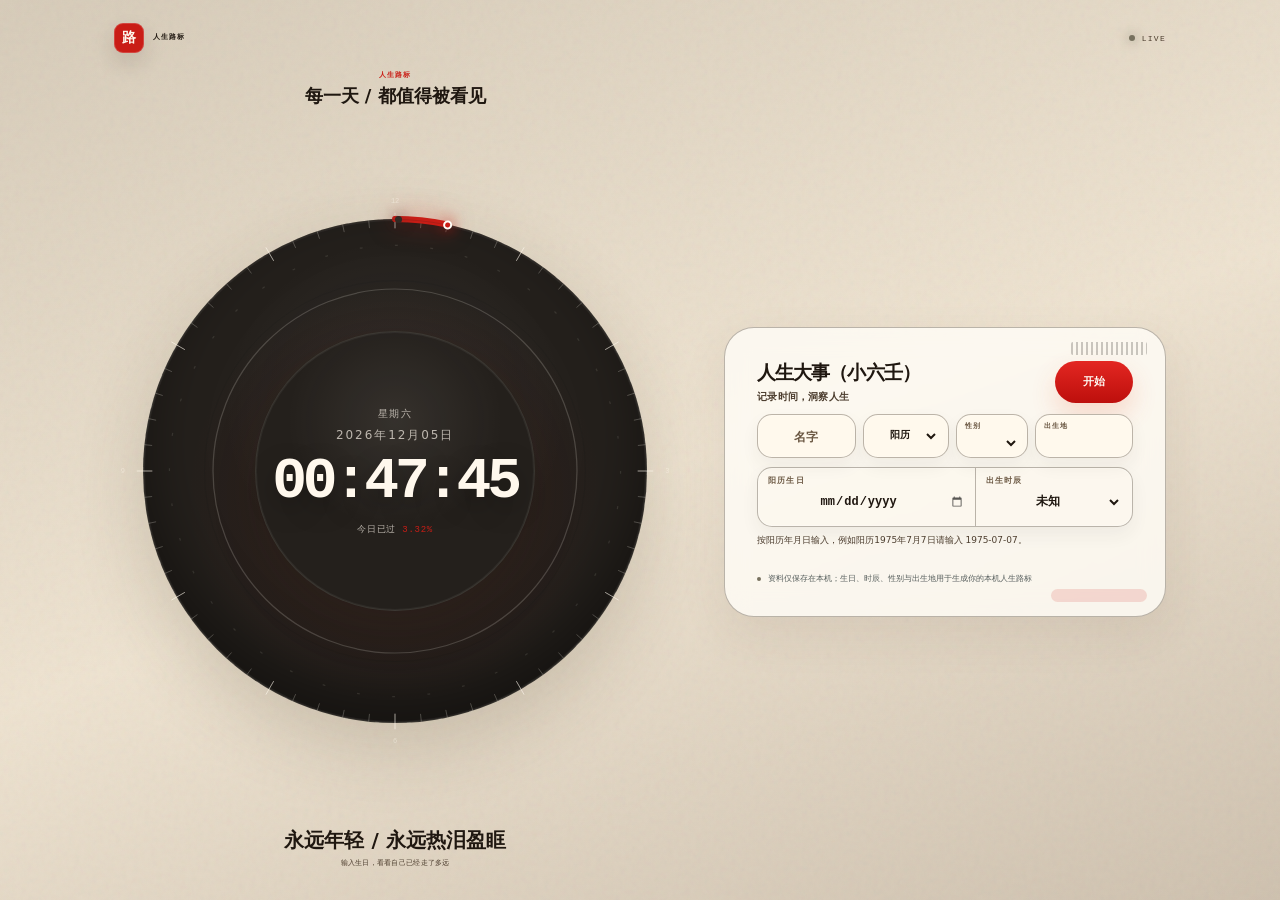
<file: index.html>
<!doctype html>
<html lang="zh-CN">
  <head>
    <meta charset="UTF-8" />
    <meta
      name="viewport"
      content="width=device-width, initial-scale=1, maximum-scale=1, user-scalable=no, viewport-fit=cover"
    />
    <meta
      name="description"
      content="人生路标：记录时间，洞察人生。看看自己已经走了多远，也给未来一点温柔的坐标。"
    />
    <meta name="theme-color" content="#d9cfbd" />
    <meta name="mobile-web-app-capable" content="yes" />
    <meta name="apple-mobile-web-app-capable" content="yes" />
    <meta name="apple-mobile-web-app-status-bar-style" content="black-translucent" />
    <meta name="apple-mobile-web-app-title" content="人生路标" />
    <title>人生路标</title>
    <link rel="manifest" href="manifest.webmanifest" />
    <link rel="icon" href="icons/icon-192.png" sizes="192x192" />
    <link rel="apple-touch-icon" href="icons/icon-192.png" />
    <link rel="stylesheet" href="styles.css?v=40" />
  </head>
  <body class="theme-light">
    <div class="app-background" aria-hidden="true">
      <div class="grain"></div>
      <div class="ambient ambient-one"></div>
      <div class="ambient ambient-two"></div>
    </div>

    <main id="home-screen" class="home-screen">
      <header class="topbar">
        <div class="brand-lockup">
          <span class="brand-symbol">路</span>
          <span class="brand-copy">人生路标</span>
        </div>
        <div class="top-actions">
          <button id="install-app-button" class="install-button" type="button" hidden>
            安装
          </button>
          <div class="live-mark" aria-label="时间正在运行">
            <span></span>
            LIVE
          </div>
        </div>
      </header>

      <section class="time-stage" aria-label="当前时间与今日进度">
        <div class="orbit-message orbit-message-top">
          <span>人生路标</span>
          <strong>每一天 / 都值得被看见</strong>
        </div>

        <div class="time-orbit">
          <svg class="progress-rings" viewBox="0 0 360 360" aria-hidden="true">
            <g id="clock-ticks" class="clock-ticks"></g>
            <circle class="ring-grid ring-grid-a" cx="180" cy="180" r="162" pathLength="100" />
            <circle class="ring-grid ring-grid-b" cx="180" cy="180" r="145" pathLength="100" />
            <circle class="ring-grid ring-grid-c" cx="180" cy="180" r="117" pathLength="100" />
            <circle
              id="day-progress-ring"
              class="day-progress-ring"
              cx="180"
              cy="180"
              r="162"
              pathLength="100"
            />
          </svg>
          <div class="orbit-sweep" aria-hidden="true"></div>
          <div id="progress-dot" class="progress-dot" aria-hidden="true"></div>

          <div class="clock-face">
            <p id="weekday-label" class="clock-weekday">星期日</p>
            <p id="machine-date" class="clock-date">0000年00月00日</p>
            <strong id="machine-time" class="clock-time">00:00:00</strong>
            <div class="clock-meta">
              <span>今日已过 <b id="day-progress-text">0.00%</b></span>
            </div>
          </div>

          <span class="ring-label ring-label-12">12</span>
          <span class="ring-label ring-label-3">3</span>
          <span class="ring-label ring-label-6">6</span>
          <span class="ring-label ring-label-9">9</span>
        </div>

        <div class="orbit-message orbit-message-bottom">
          <p>永远年轻 / 永远热泪盈眶</p>
          <span id="home-life-days">输入生日，看看自己已经走了多远</span>
        </div>
      </section>

      <section class="launch-panel" aria-labelledby="launch-title">
        <div class="launch-heading">
          <div>
            <h1 id="launch-title">人生大事（小六壬）</h1>
            <p class="launch-subtitle">记录时间，洞察人生</p>
          </div>
          <button class="launch-button" type="submit" form="birthday-form">
            <span>开始</span>
            <span aria-hidden="true">↗</span>
          </button>
        </div>

        <form id="birthday-form" novalidate>
          <div class="birth-profile-grid">
            <label class="profile-field profile-name-field" for="birth-name">
              <span class="sr-only">名字</span>
              <input id="birth-name" name="birth-name" type="text" maxlength="12" placeholder="名字" />
            </label>
            <label class="profile-field" for="calendar-type">
              <span class="sr-only">生日类型</span>
              <select id="calendar-type" name="calendar-type">
                <option value="solar">阳历</option>
                <option value="lunar">阴历/农历</option>
                <option value="lunarLeap">阴历闰月</option>
              </select>
            </label>
            <label class="profile-field" for="birth-gender">
              <span>性别</span>
              <select id="birth-gender" name="birth-gender">
                <option value=""></option>
                <option value="male">男</option>
                <option value="female">女</option>
              </select>
            </label>
            <label class="profile-field" for="birth-place">
              <span>出生地</span>
              <input id="birth-place" name="birth-place" type="text" maxlength="18" placeholder="" />
            </label>
          </div>
          <div class="birth-coordinate">
            <label class="birth-field" for="birthday">
              <span id="birthday-label">出生日期</span>
              <input
                id="birthday"
                name="birthday"
                type="date"
                required
                aria-describedby="date-error"
              />
            </label>
            <label class="birth-field birth-hour-field" for="birth-hour">
              <span>出生时辰</span>
              <select id="birth-hour" name="birth-hour">
                <option value="">未知</option>
                <option value="0">子时 23–01</option>
                <option value="1">丑时 01–03</option>
                <option value="2">寅时 03–05</option>
                <option value="3">卯时 05–07</option>
                <option value="4">辰时 07–09</option>
                <option value="5">巳时 09–11</option>
                <option value="6">午时 11–13</option>
                <option value="7">未时 13–15</option>
                <option value="8">申时 15–17</option>
                <option value="9">酉时 17–19</option>
                <option value="10">戌时 19–21</option>
                <option value="11">亥时 21–23</option>
              </select>
            </label>
          </div>
          <p id="calendar-conversion-note" class="calendar-conversion-note">
            选择阳历或阴历后，这里会自动显示对应日期。
          </p>
          <p id="date-error" class="error-message" role="alert"></p>
        </form>

        <p class="privacy-note">
          <span></span>
          资料仅保存在本机；生日、时辰、性别与出生地用于生成你的本机人生路标
        </p>
      </section>
    </main>

    <section id="insight-screen" class="insight-screen" aria-label="人生路标结果" hidden>
      <header class="insight-header">
        <button id="back-button" class="back-button" type="button" aria-label="返回">
          返回
        </button>
        <div class="insight-title">
          <span>人生路标</span>
          <strong>人生坐标系统</strong>
        </div>
        <div class="insight-actions" aria-hidden="true"></div>
      </header>

      <div class="insight-scroll">
        <section class="life-hero">
          <p class="life-lead">你已经来到这个世界</p>
          <div class="life-days">
            <strong id="total-days">0</strong>
          </div>
          <p id="life-detail" class="life-detail">0年 0个月 0天</p>

          <div class="life-strip">
            <div>
              <span>出发</span>
              <strong id="arrival-date">--</strong>
            </div>
            <div>
              <span>下一站生日</span>
              <strong id="next-birthday">--</strong>
            </div>
            <div>
              <span>已走过小时</span>
              <strong id="total-hours">0</strong>
            </div>
          </div>
        </section>

        <section class="date-console" aria-labelledby="date-console-title">
          <div class="console-heading">
            <div>
              <h2 id="date-console-title">查看我的人生</h2>
            </div>
            <span id="culture-score" class="culture-score" title="人生大事（小六壬）与人生路标（梅花易数）协调后的当下幸运值">--</span>
          </div>
          <div class="date-controls">
            <label>
              <span>日期</span>
              <input id="target-date" type="date" />
            </label>
            <label>
              <span>时辰</span>
              <select id="target-hour">
                <option value="0">子时 23–01</option>
                <option value="1">丑时 01–03</option>
                <option value="2">寅时 03–05</option>
                <option value="3">卯时 05–07</option>
                <option value="4">辰时 07–09</option>
                <option value="5">巳时 09–11</option>
                <option value="6">午时 11–13</option>
                <option value="7">未时 13–15</option>
                <option value="8">申时 15–17</option>
                <option value="9">酉时 17–19</option>
                <option value="10">戌时 19–21</option>
                <option value="11">亥时 21–23</option>
              </select>
            </label>
          </div>
          <div class="commerce-strip">
            <button id="open-commerce-button" class="commerce-entry-button" type="button">
              <strong id="commerce-status-label">开通人生路标</strong>
              <small>微信扫码 · 手机号留言 · 短信验证码</small>
            </button>
          </div>
          <div id="commerce-panel" class="commerce-panel" aria-label="扫码付费与验证码区域" tabindex="0" hidden>
            <div class="commerce-panel-heading">
              <span class="card-label">扫码付费</span>
              <strong id="commerce-title">解锁超值完整版9.9元</strong>
              <p id="commerce-detail">填写手机号后扫码付款，付款留言必须写这个手机号；我根据留言手机号生成短信验证码发给你。</p>
              <button id="close-commerce-panel-button" class="commerce-panel-close" type="button">收起</button>
            </div>
            <div class="payment-methods" aria-label="选择收款码">
              <button id="open-qr-modal-button" class="payment-qr" type="button" data-payment-method="wechat" aria-label="放大查看微信付款二维码">
                <span class="payment-qr-frame">
                  <img id="wechat-qr-image" alt="微信付款二维码" hidden />
                  <span id="wechat-qr-placeholder">微信</span>
                </span>
                <strong>微信付款</strong>
              </button>
              <button id="open-alipay-qr-modal-button" class="payment-qr" type="button" data-payment-method="alipay" aria-label="放大查看支付宝付款二维码">
                <span class="payment-qr-frame">
                  <img id="alipay-qr-image" alt="支付宝付款二维码" hidden />
                  <span id="alipay-qr-placeholder">支付宝</span>
                </span>
                <strong>支付宝付款</strong>
              </button>
            </div>
            <div class="commerce-copy">
              <div class="payment-phone-card">
                <span>重要：付款留言请填写手机号</span>
                <input id="license-phone" type="tel" inputmode="numeric" maxlength="11" placeholder="输入接收验证码的手机号" />
                <button id="copy-payment-note-button" type="button">复制付款留言</button>
                <small id="payment-note-preview">付款留言：手机号未填写</small>
              </div>
              <div class="unlock-row">
                <input id="unlock-code" type="text" inputmode="numeric" maxlength="6" placeholder="输入短信验证码" />
                <button id="unlock-button" type="button">验证</button>
              </div>
              <label class="payment-note-box" for="payment-extra-note">
                <span>备注文字框（可填）</span>
                <textarea id="payment-extra-note" rows="2" placeholder="可填写微信昵称、付款时间或备用联系方式"></textarea>
              </label>
              <button id="export-report-button" class="commerce-button ghost" type="button">解锁后查看</button>
              <p id="commerce-message" class="commerce-message"></p>
            </div>
          </div>
        </section>

        <nav class="result-tabs" aria-label="结果分类">
          <button class="result-tab is-active" type="button" data-tab="overview">人生大事（小六壬）</button>
          <button class="result-tab" type="button" data-tab="meihua">人生路标（梅花易数）</button>
        </nav>

        <div id="pro-content-shell" class="pro-content-shell">
          <div id="pro-lock-overlay" class="pro-lock-overlay" role="note" hidden>
            <span class="card-label">解锁超值完整版9.9元</span>
            <strong>开通人生路标</strong>
            <p>未开通时，人生大事（小六壬）和人生路标（梅花易数）会保留为毛玻璃预览。扫码付款并输入短信验证码后，本机立即解锁。</p>
            <button id="open-pro-from-lock" class="commerce-button" type="button">解锁超值完整版9.9元</button>
          </div>

          <div class="tab-panels">
          <section class="tab-panel is-active" data-panel="overview">
            <div class="panel-scroll">
              <section class="overview-section">
                <div class="overview-heading">
                  <span>01</span>
                  <div>
                    <strong>人生大事（小六壬） · 姓名与五行</strong>
                  </div>
                </div>

                <article class="personal-profile-card">
                  <div class="personal-profile-top">
                    <div>
                      <span class="card-label">出发坐标</span>
                      <strong id="personal-profile-title">--</strong>
                    </div>
                    <span id="personal-profile-confidence" class="profile-confidence">--</span>
                  </div>
                  <div id="personal-pillars" class="personal-pillars"></div>
                  <div id="personal-element-bars" class="personal-element-bars"></div>
                </article>

                <div class="card-grid two-columns personal-copy-grid">
                  <article class="data-card">
                    <span class="card-label">里程特点</span>
                    <strong id="personal-element-focus">--</strong>
                    <p id="personal-element-detail">--</p>
                  </article>
                  <article class="data-card">
                    <span class="card-label">相生相克与属象</span>
                    <strong id="personal-relation-title">--</strong>
                    <p id="personal-relation-detail">--</p>
                  </article>
                </div>

                <article class="plain-language-card personal-plain-card">
                  <span class="card-label">说人话 · 给自己的提醒</span>
                  <strong id="personal-plain-title">--</strong>
                  <p id="personal-plain-text">--</p>
                </article>

                <article class="plain-language-card name-element-card">
                  <span class="card-label">姓名五行提示</span>
                  <strong id="name-element-title">--</strong>
                  <p id="name-element-detail">--</p>
                  <div id="name-element-verdict" class="plain-action-list"></div>
                </article>

                <article class="plain-language-card destiny-profile-card">
                  <span class="card-label">命运气运 · 民俗断语</span>
                  <strong id="destiny-profile-title">--</strong>
                  <p id="destiny-profile-text">--</p>
                  <div id="destiny-profile-list" class="plain-action-list"></div>
                </article>

                <article class="zodiac-profile-card">
                  <div class="zodiac-profile-heading">
                    <div>
                      <span class="card-label">生肖属象坐标</span>
                      <strong id="zodiac-profile-name">--</strong>
                    </div>
                    <span id="zodiac-profile-symbol">--</span>
                  </div>
                  <div id="zodiac-profile-facts" class="zodiac-profile-facts"></div>
                  <p id="zodiac-archetype" class="zodiac-archetype">--</p>
                </article>

                <div class="card-grid two-columns zodiac-relation-grid">
                  <article class="data-card">
                    <span class="card-label">五行相生相克</span>
                    <strong id="zodiac-element-cycle">--</strong>
                    <p id="zodiac-element-cycle-detail">--</p>
                  </article>
                  <article class="data-card">
                    <span class="card-label">六合与三合</span>
                    <strong id="zodiac-harmony-title">--</strong>
                    <p id="zodiac-harmony-detail">--</p>
                  </article>
                  <article class="data-card">
                    <span class="card-label">冲 · 害 · 破</span>
                    <strong id="zodiac-tension-title">--</strong>
                    <p id="zodiac-tension-detail">--</p>
                  </article>
                  <article class="data-card">
                    <span class="card-label">刑与流派差异</span>
                    <strong id="zodiac-punishment-title">--</strong>
                    <p id="zodiac-punishment-detail">--</p>
                  </article>
                </div>

                <aside class="method-note">
                  本栏展示出生年、月、日、时的干支五行轮廓；年柱和月柱按节气边界判定，节气交界日会计入所选时辰。完整出生坐标可在下方解锁查看。
                </aside>
              </section>

              <section class="overview-section">
                <div class="overview-heading">
                  <span>02</span>
                  <div>
                    <strong>人生坐标 · 出生坐标</strong>
                  </div>
                </div>

                <article class="bazi-plate-card">
                  <div class="bazi-plate-heading">
                    <div>
                      <span class="card-label">出生坐标</span>
                      <strong id="bazi-plate-title">--</strong>
                    </div>
                    <span id="bazi-plate-tag">--</span>
                  </div>
                  <div id="bazi-pillars" class="bazi-pillars"></div>
                  <p id="bazi-plate-note" class="bazi-plate-note">--</p>
                </article>

                <div class="card-grid two-columns bazi-analysis-grid">
                  <article class="data-card">
                    <span class="card-label">自我节奏</span>
                    <strong id="bazi-day-master">--</strong>
                    <p id="bazi-day-master-detail">--</p>
                  </article>
                  <article class="data-card">
                    <span class="card-label">关系结构</span>
                    <strong id="bazi-ten-god-title">--</strong>
                    <p id="bazi-ten-god-detail">--</p>
                  </article>
                  <article class="data-card">
                    <span class="card-label">能量平衡</span>
                    <strong id="bazi-balance-title">--</strong>
                    <p id="bazi-balance-detail">--</p>
                  </article>
                  <article class="data-card">
                    <span class="card-label">长期主题</span>
                    <strong id="bazi-pattern-title">--</strong>
                    <p id="bazi-pattern-detail">--</p>
                  </article>
                </div>

                <article class="wide-card bazi-luck-card">
                  <span class="card-label">阶段与年份</span>
                  <strong id="bazi-luck-title">--</strong>
                  <p id="bazi-luck-detail">--</p>
                  <div id="bazi-luck-list" class="tag-list bazi-luck-list"></div>
                </article>

                <article class="plain-language-card bazi-advice-card">
                  <span class="card-label">事业 · 感情 · 健康建议</span>
                  <strong id="bazi-advice-title">--</strong>
                  <div id="bazi-advice-list" class="plain-action-list"></div>
                </article>

                <aside class="method-note">
                  排盘规则：以节气为年、月边界，月柱按立春起寅月，采用北京时间与所选时辰中点。农历生日会先换算为阳历；节气落在所选时辰内时需补精确分钟校准。
                </aside>
              </section>

              <section class="overview-section">
                <div class="overview-heading">
                  <span>03</span>
                  <div>
                    <strong>个人健康与饮食</strong>
                  </div>
                </div>

                <article class="health-boundary-card">
                  <span class="card-label">生活方式依据</span>
                  <strong id="health-basis-title">年龄与生活方式提醒</strong>
                  <p id="health-basis-text">--</p>
                </article>

                <div class="card-grid two-columns health-grid">
                  <article class="data-card">
                    <span class="card-label">饮食应限制</span>
                    <strong id="health-food-title">--</strong>
                    <p id="health-food-detail">--</p>
                  </article>
                  <article class="data-card">
                    <span class="card-label">年龄提示</span>
                    <strong id="health-age-title">--</strong>
                    <p id="health-age-detail">--</p>
                  </article>
                </div>

                <article class="wide-card">
                  <span class="card-label">需要留意的普遍风险因素</span>
                  <div id="health-risk-list" class="tag-list health-risk-list"></div>
                </article>

                <article class="plain-language-card health-action-card">
                  <span class="card-label">现在可以做</span>
                  <strong>把健康判断交给真实数据</strong>
                  <div id="health-action-list" class="plain-action-list"></div>
                </article>

                <aside class="method-note health-source-note">
                  资料来源：WHO 健康饮食原则与常规预防建议；本栏结合年龄段生成饮食、活动与体检提醒。
                </aside>
              </section>

              <section class="overview-section luck-value-section">
                <div class="overview-heading">
                  <span>04</span>
                  <div>
                    <strong>当下幸运值</strong>
                  </div>
                </div>

                <div class="signal-card primary-signal daily-fortune-card">
                  <div class="signal-topline">
                    <span>当下幸运值</span>
                    <strong id="day-tone">平和</strong>
                  </div>
                  <div class="score-track"><i id="score-bar"></i></div>
                  <div class="fortune-grid" aria-label="当下幸运值提示">
                    <div>
                      <span>宜</span>
                      <strong id="fortune-good">--</strong>
                    </div>
                    <div>
                      <span>慎</span>
                      <strong id="fortune-risk">--</strong>
                    </div>
                    <div>
                      <span>缓</span>
                      <strong id="fortune-avoid">--</strong>
                    </div>
                    <div>
                      <span>助</span>
                      <strong id="fortune-blessing">--</strong>
                    </div>
                  </div>
                  <p id="day-guidance">宜放慢节奏，观察变化，在确定之后行动。</p>
                </div>

                <div class="card-grid two-columns">
                  <article class="data-card">
                    <span class="card-label">传统历法</span>
                    <strong id="lunar-date">--</strong>
                    <p id="ganzhi-date">--</p>
                  </article>
                  <article class="data-card accent-card">
                    <span class="card-label">幸运信号</span>
                    <strong id="six-ren-name">--</strong>
                    <p id="six-ren-text">--</p>
                  </article>
                  <article class="data-card">
                    <span class="card-label">与你的关系节奏</span>
                    <strong id="zodiac-relation">--</strong>
                    <p id="zodiac-text">--</p>
                  </article>
                  <article class="data-card">
                    <span class="card-label">今天的提醒</span>
                    <strong id="rhythm-title">--</strong>
                    <p id="rhythm-text">--</p>
                  </article>
                </div>

                <article class="wide-card sixren-complete-card">
                  <span class="card-label">小六壬全断</span>
                  <strong id="six-ren-complete-title">--</strong>
                  <p id="six-ren-complete-detail">--</p>
                  <div class="oracle-grid">
                    <div><span>求财</span><strong id="six-ren-wealth">--</strong></div>
                    <div><span>失物</span><strong id="six-ren-lost">--</strong></div>
                    <div><span>行人</span><strong id="six-ren-travel">--</strong></div>
                    <div><span>人事</span><strong id="six-ren-people">--</strong></div>
                    <div><span>病讼</span><strong id="six-ren-health">--</strong></div>
                    <div><span>时机</span><strong id="six-ren-timing">--</strong></div>
                  </div>
                  <div id="six-ren-actions" class="plain-action-list"></div>
                </article>
              </section>

              <section class="overview-section">
                <div class="overview-heading">
                  <span>05</span>
                  <div>
                    <strong>人生时钟</strong>
                  </div>
                </div>

                <article class="wide-card">
                  <div class="wide-card-heading">
                    <span class="card-label">干支 · 五行</span>
                    <strong id="day-pillar">--</strong>
                  </div>
                  <div class="element-display">
                    <span id="day-element">--</span>
                    <div>
                      <strong id="element-theme">--</strong>
                      <p id="element-description">--</p>
                    </div>
                  </div>
                </article>

                <div class="card-grid two-columns">
                  <article class="data-card list-card">
                    <span class="card-label">宜</span>
                    <div id="favorable-actions" class="tag-list"></div>
                  </article>
                  <article class="data-card list-card">
                    <span class="card-label">忌</span>
                    <div id="caution-actions" class="tag-list caution-tags"></div>
                  </article>
                </div>

                <article class="wide-card hour-card">
                  <span class="card-label">十二时辰</span>
                  <div id="hour-timeline" class="hour-timeline"></div>
                </article>
              </section>

              <section class="overview-section">
                <div class="overview-heading">
                  <span>06</span>
                  <div>
                    <strong>人生路标（梅花易数）</strong>
                  </div>
                </div>

                <article class="hexagram-card">
                  <div class="hexagram-copy">
                    <span class="card-label">人生路标（梅花易数） · 日期时辰提示</span>
                    <strong id="hexagram-name">--</strong>
                    <p id="hexagram-detail">--</p>
                  </div>
                  <div id="hexagram-visual" class="hexagram-visual" aria-label="六爻卦象"></div>
                </article>

                <div class="card-grid two-columns">
                  <article class="data-card">
                    <span class="card-label">上卦</span>
                    <strong id="upper-trigram">--</strong>
                    <p id="upper-trigram-detail">--</p>
                  </article>
                  <article class="data-card">
                    <span class="card-label">下卦</span>
                    <strong id="lower-trigram">--</strong>
                    <p id="lower-trigram-detail">--</p>
                  </article>
                </div>

                <article class="wide-card">
                  <span class="card-label">动爻与变卦</span>
                  <strong id="changing-line">--</strong>
                  <p id="changed-hexagram">--</p>
                </article>
              </section>

              <section class="overview-section">
                <div class="overview-heading">
                  <span>07</span>
                  <div>
                    <strong>方位</strong>
                  </div>
                </div>

                <article class="compass-card">
                  <div class="compass">
                    <span class="north">北</span>
                    <span class="east">东</span>
                    <span class="south">南</span>
                    <span class="west">西</span>
                    <i id="compass-needle"></i>
                    <b>中</b>
                  </div>
                  <div class="compass-copy">
                    <span class="card-label">时序方位</span>
                    <strong id="direction-name">--</strong>
                    <p id="direction-text">--</p>
                  </div>
                </article>

                <div class="card-grid two-columns">
                  <article class="data-card">
                    <span class="card-label">相生方位 · 联想</span>
                    <strong id="support-direction">--</strong>
                    <p id="support-direction-text">--</p>
                  </article>
                  <article class="data-card">
                    <span class="card-label">日支方位 · 联想</span>
                    <strong id="observe-direction">--</strong>
                    <p id="observe-direction-text">--</p>
                  </article>
                </div>

                <aside class="culture-disclaimer">
                  <strong>算法与边界说明</strong>
                  <p>
                    小六壬采用“大安起正月、月上起日、日上起时”的六位循环；日期梅花卦采用年支、农历月日和时支取数。
                    页面中的百分制是应用内解释层：人生大事（小六壬）会把幸运信号、日期路标、生肖地支关系与人生路标（梅花易数）模块分数协调为同一个“幸运值”。
                    八字排盘使用通用节气公式和北京时间，未做出生地经度、夏令时或真太阳时校正；不同流派在换日、格局与用神上会有差异。
                    健康内容只作为生活方式提醒。所有结果用于传统文化体验与自我整理，不具有科学预测效力，也不能代替医疗、法律、投资或其他专业判断。
                  </p>
                </aside>
              </section>
            </div>
          </section>

          <section class="tab-panel" data-panel="meihua" hidden>
            <div class="panel-scroll meihua-panel">
              <section class="meihua-intro">
                <h2>人生路标（梅花易数）数字提示</h2>
                <p>
                  当前日期与时辰会自动生成路标数字。也可以输入你此刻想到的任意数字，
                  配合所问事项查看当前局面、内在过程、前方变化与体用生克。它不替你决定人生，只帮你把问题看得更清楚一点。
                </p>
              </section>

              <section class="meihua-form-card">
                <div class="meihua-form-grid">
                  <label class="meihua-number-field">
                    <span class="sr-only">输入任意数字</span>
                    <input id="meihua-number" type="text" inputmode="numeric" maxlength="18" placeholder="输入任意数字" />
                  </label>
                  <label>
                    <span>所问事项</span>
                    <select id="meihua-topic">
                      <option value="general">综合事项</option>
                      <option value="business">项目 / 合作 / 签约</option>
                      <option value="money">财运 / 回款 / 投资</option>
                      <option value="career">事业 / 工作 / 职位</option>
                      <option value="love">感情 / 婚姻 / 人际</option>
                      <option value="travel">出行 / 办事 / 拜访</option>
                      <option value="health">健康 / 状态 / 压力</option>
                    </select>
                  </label>
                  <label class="meihua-question-field">
                    <span>问题描述，可不填</span>
                    <textarea
                      id="meihua-question"
                      rows="2"
                      placeholder="专注想清楚一件事，再输入此刻想到的数字"
                    ></textarea>
                  </label>
                </div>
                <p id="meihua-topic-brief" class="meihua-topic-brief">
                  从整体趋势、机会、阻力、行动节奏、人际协同和风险提醒六个角度综合分析。
                </p>
                <strong id="meihua-date-seed" hidden></strong>
                <button id="meihua-calculate" class="meihua-calculate" type="button">
                  重新看路标
                </button>
                <p id="meihua-error" class="meihua-error" role="alert"></p>
              </section>

              <section class="meihua-result">
                <div class="meihua-result-grid">
                  <article class="meihua-gua-card">
                    <span>当前路标 · 当前局面</span>
                    <strong id="professional-main-name">--</strong>
                    <small id="professional-main-detail">--</small>
                  </article>
                  <article class="meihua-gua-card">
                    <span>内在节奏 · 内部过程</span>
                    <strong id="professional-inner-name">--</strong>
                    <small id="professional-inner-detail">--</small>
                  </article>
                  <article class="meihua-gua-card">
                    <span>前方路标 · 后续趋势</span>
                    <strong id="professional-changed-name">--</strong>
                    <small id="professional-changed-detail">--</small>
                  </article>
                </div>

                <article class="professional-core">
                  <div>
                    <span class="card-label">六爻路标</span>
                    <div id="professional-hexagram" class="hexagram-visual professional-hexagram"></div>
                  </div>
                  <div>
                    <span class="card-label">体用关系</span>
                    <strong id="professional-relation">--</strong>
                    <p id="professional-body-use">--</p>
                  </div>
                  <div class="professional-grade">
                    <span class="card-label">幸运值参考</span>
                    <strong id="professional-grade">--</strong>
                    <p id="professional-score">--</p>
                  </div>
                </article>

                <article class="professional-copy-card">
                  <span class="card-label">路标提示</span>
                  <strong id="professional-title">--</strong>
                  <p id="professional-judgment">--</p>
                </article>

                <article class="professional-copy-card meihua-personal-card">
                  <span class="card-label">个人入卦</span>
                  <strong id="professional-personal-title">--</strong>
                  <p id="professional-personal-text">--</p>
                  <div id="professional-personal-points" class="plain-action-list"></div>
                </article>

                <article class="professional-copy-card">
                  <span class="card-label">行动取法</span>
                  <div id="professional-advice" class="professional-advice"></div>
                </article>

                <article class="professional-copy-card meihua-complete-card">
                  <span class="card-label">梅花易数全断</span>
                  <strong id="meihua-complete-title">--</strong>
                  <div id="meihua-complete-list" class="plain-action-list"></div>
                </article>

                <article class="plain-language-card meihua-plain-card">
                  <span class="card-label">说人话 · 同行建议</span>
                  <strong id="professional-plain-title">--</strong>
                  <p id="professional-plain-text">--</p>
                  <div id="professional-plain-actions" class="plain-action-list"></div>
                </article>

                <aside class="culture-disclaimer">
                  <strong>路标算法说明</strong>
                  <p>
                    日期卦依“年月日为上卦、年月日加时为下卦、总数除六取动爻”；
                    数字卦采用数字分组法。动爻所在经卦为用卦，无动爻者为体卦。
                    本栏的“路标分”会与人生大事（小六壬）的“幸运值”同步显示；综合分用于跨栏目阅读，路标分用于当前局面、体用、动爻与个人出生资料的内部比较。
                  </p>
                </aside>
              </section>
              </div>
          </section>
          </div>
        </div>
      </div>
    </section>

    <div id="qr-modal" class="qr-modal" role="dialog" aria-modal="true" aria-labelledby="qr-modal-title" hidden>
      <div class="qr-modal-backdrop" data-close-qr></div>
      <div class="qr-modal-card">
        <button id="close-qr-modal" class="qr-modal-close" type="button" aria-label="关闭二维码">×</button>
        <span id="qr-modal-label" class="card-label">微信付款二维码</span>
        <strong id="qr-modal-title">扫码支付 ¥9.9</strong>
        <img id="qr-modal-image" src="payment/wechat-qr.jpg" alt="微信付款二维码大图" />
        <p id="qr-modal-help">请保存二维码到相册并用微信扫码付款；付款留言必须写手机号，我会按留言手机号短信发送验证码。</p>
        <div class="qr-modal-actions">
          <button id="download-qr-button" class="commerce-button ghost" type="button">保存到相册</button>
          <a id="open-qr-image-link" class="commerce-button ghost" href="payment/wechat-qr.jpg" download="rensheng-lubiao-wechat-qr.jpg" target="_blank" rel="noopener">打开/保存原图</a>
          <button id="open-payment-app-button" class="commerce-button ghost" type="button">保存后打开微信</button>
          <button id="confirm-scan-button" class="commerce-button" type="button">复制付款留言</button>
        </div>
      </div>
    </div>

    <script src="jie-boundaries.js?v=40"></script>
    <script src="script.js?v=40"></script>
  </body>
</html>
</file>
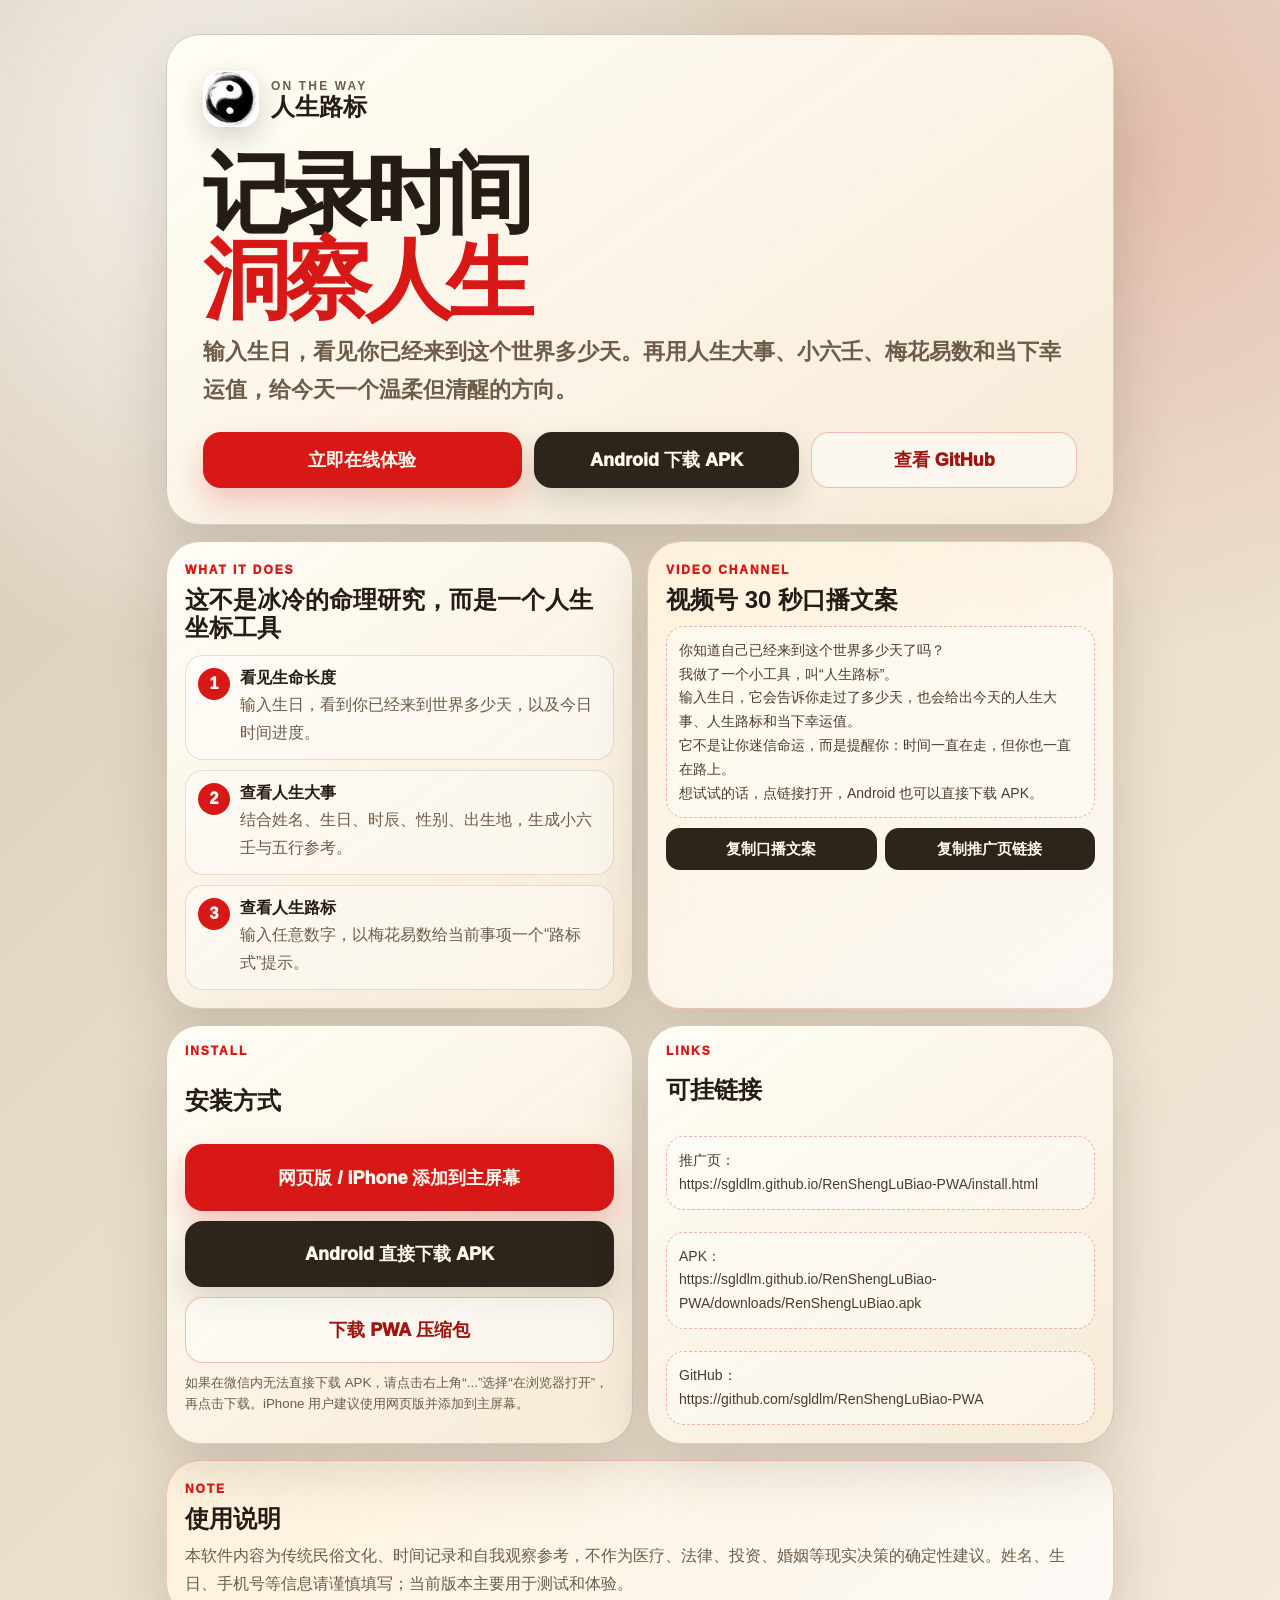
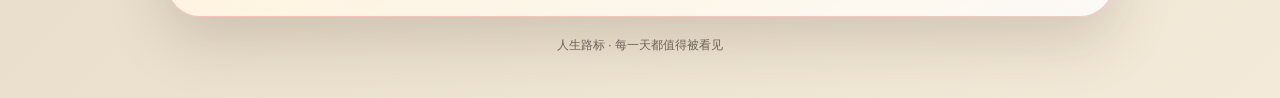
<file: install.html>
<!doctype html>
<html lang="zh-CN">
  <head>
    <meta charset="utf-8" />
    <meta name="viewport" content="width=device-width, initial-scale=1, viewport-fit=cover" />
    <meta name="theme-color" content="#e8ddca" />
    <title>人生路标 - 安装与体验</title>
    <meta
      name="description"
      content="人生路标：记录时间，洞察人生。输入生日，看见你已经来到这个世界多少天，并查看今日人生大事、人生路标与当下幸运值。"
    />
    <link rel="icon" href="icons/icon-192.png" sizes="192x192" />
    <link rel="apple-touch-icon" href="icons/icon-192.png" />
    <style>
      :root {
        color-scheme: light;
        --bg: #e8ddca;
        --paper: #fff8ea;
        --paper-strong: #f6ead5;
        --ink: #251c15;
        --muted: #6e5b48;
        --line: rgba(74, 55, 35, 0.22);
        --red: #d81816;
        --red-dark: #9e1511;
        --shadow: 0 22px 60px rgba(63, 46, 25, 0.18);
      }

      * {
        box-sizing: border-box;
      }

      body {
        margin: 0;
        min-height: 100vh;
        background:
          radial-gradient(circle at 18% 8%, rgba(255, 255, 255, 0.75), transparent 28%),
          radial-gradient(circle at 90% 10%, rgba(216, 24, 22, 0.14), transparent 26%),
          linear-gradient(135deg, #d6c9b5 0%, var(--bg) 46%, #f4ead9 100%);
        color: var(--ink);
        font-family:
          -apple-system,
          BlinkMacSystemFont,
          "Segoe UI",
          "PingFang SC",
          "Microsoft YaHei",
          sans-serif;
      }

      a {
        color: inherit;
        text-decoration: none;
      }

      .page {
        width: min(980px, 100%);
        margin: 0 auto;
        padding: 22px 16px 42px;
      }

      .hero,
      .panel,
      .install-card {
        border: 1px solid var(--line);
        border-radius: 34px;
        background:
          linear-gradient(145deg, rgba(255, 253, 246, 0.94), rgba(246, 234, 213, 0.9)),
          var(--paper);
        box-shadow: var(--shadow);
      }

      .hero {
        overflow: hidden;
        padding: 24px 20px 22px;
      }

      .brand {
        display: flex;
        align-items: center;
        gap: 12px;
      }

      .brand img {
        width: 56px;
        height: 56px;
        border-radius: 18px;
        box-shadow: 0 10px 28px rgba(30, 22, 14, 0.18);
      }

      .brand span {
        display: block;
        color: var(--muted);
        font-size: 12px;
        font-weight: 900;
        letter-spacing: 0.18em;
        text-transform: uppercase;
      }

      .brand strong {
        display: block;
        margin-top: 2px;
        font-size: 24px;
        line-height: 1;
      }

      .hero h1 {
        margin: 24px 0 10px;
        font-size: clamp(38px, 11vw, 88px);
        line-height: 0.98;
        letter-spacing: -0.08em;
      }

      .hero h1 em {
        color: var(--red);
        font-style: normal;
      }

      .lead {
        margin: 0;
        color: var(--muted);
        font-size: clamp(16px, 4vw, 22px);
        font-weight: 700;
        line-height: 1.7;
      }

      .hero-actions {
        display: grid;
        gap: 12px;
        margin-top: 24px;
      }

      .button {
        display: flex;
        min-height: 56px;
        align-items: center;
        justify-content: center;
        border: 1px solid rgba(216, 24, 22, 0.28);
        border-radius: 18px;
        background: var(--red);
        color: #fff9ed;
        font-size: 18px;
        font-weight: 950;
        box-shadow: 0 14px 30px rgba(216, 24, 22, 0.22);
      }

      .button.secondary {
        background: #2d241c;
        border-color: rgba(45, 36, 28, 0.3);
        box-shadow: 0 14px 30px rgba(45, 36, 28, 0.16);
      }

      .button.ghost {
        background: rgba(255, 255, 255, 0.54);
        color: var(--red-dark);
        box-shadow: none;
      }

      .grid {
        display: grid;
        gap: 14px;
        margin-top: 16px;
      }

      .panel,
      .install-card {
        padding: 18px;
      }

      .eyebrow {
        color: var(--red);
        font-size: 12px;
        font-weight: 950;
        letter-spacing: 0.16em;
      }

      h2 {
        margin: 8px 0 10px;
        font-size: 24px;
        line-height: 1.15;
      }

      p {
        margin: 0;
        color: var(--muted);
        line-height: 1.75;
      }

      .feature-list {
        display: grid;
        gap: 10px;
        margin: 14px 0 0;
        padding: 0;
        list-style: none;
      }

      .feature-list li {
        display: grid;
        grid-template-columns: 32px 1fr;
        gap: 10px;
        align-items: start;
        padding: 12px;
        border: 1px solid rgba(74, 55, 35, 0.14);
        border-radius: 18px;
        background: rgba(255, 255, 255, 0.42);
      }

      .number {
        display: grid;
        width: 32px;
        height: 32px;
        place-items: center;
        border-radius: 50%;
        background: var(--red);
        color: #fff;
        font-weight: 950;
      }

      .feature-list strong {
        display: block;
        margin-bottom: 2px;
        font-size: 16px;
      }

      .install-card {
        display: grid;
        gap: 10px;
      }

      .install-card small {
        color: var(--muted);
        line-height: 1.55;
      }

      .copy-box {
        margin-top: 12px;
        padding: 12px;
        border: 1px dashed rgba(216, 24, 22, 0.32);
        border-radius: 18px;
        background: rgba(255, 255, 255, 0.42);
        color: #4d3b2b;
        font-size: 14px;
        line-height: 1.7;
      }

      .copy-row {
        display: grid;
        gap: 8px;
        margin-top: 10px;
      }

      .mini-button {
        width: 100%;
        min-height: 42px;
        border: 0;
        border-radius: 14px;
        background: #2d241c;
        color: #fff8ea;
        font-size: 15px;
        font-weight: 900;
      }

      .notice {
        border-color: rgba(216, 24, 22, 0.22);
        background: linear-gradient(145deg, rgba(255, 243, 220, 0.96), rgba(255, 255, 255, 0.78));
      }

      .footer {
        padding: 18px 4px 0;
        color: rgba(37, 28, 21, 0.62);
        font-size: 12px;
        line-height: 1.7;
        text-align: center;
      }

      @media (min-width: 720px) {
        .page {
          padding-top: 34px;
        }

        .hero {
          padding: 36px;
        }

        .hero-actions {
          grid-template-columns: 1.2fr 1fr 1fr;
        }

        .grid.two {
          grid-template-columns: 1fr 1fr;
        }

        .copy-row {
          grid-template-columns: 1fr 1fr;
        }
      }
    </style>
  </head>
  <body>
    <main class="page">
      <section class="hero">
        <div class="brand">
          <img src="icons/icon-192.png" alt="人生路标图标" />
          <div>
            <span>ON THE WAY</span>
            <strong>人生路标</strong>
          </div>
        </div>
        <h1>记录时间<br /><em>洞察人生</em></h1>
        <p class="lead">
          输入生日，看见你已经来到这个世界多少天。再用人生大事、小六壬、梅花易数和当下幸运值，给今天一个温柔但清醒的方向。
        </p>
        <div class="hero-actions">
          <a class="button" href="index.html">立即在线体验</a>
          <a class="button secondary" href="downloads/RenShengLuBiao.apk" download>Android 下载 APK</a>
          <a class="button ghost" href="https://github.com/sgldlm/RenShengLuBiao-PWA">查看 GitHub</a>
        </div>
      </section>

      <section class="grid two">
        <article class="panel">
          <span class="eyebrow">WHAT IT DOES</span>
          <h2>这不是冰冷的命理研究，而是一个人生坐标工具</h2>
          <ul class="feature-list">
            <li>
              <span class="number">1</span>
              <div>
                <strong>看见生命长度</strong>
                <p>输入生日，看到你已经来到世界多少天，以及今日时间进度。</p>
              </div>
            </li>
            <li>
              <span class="number">2</span>
              <div>
                <strong>查看人生大事</strong>
                <p>结合姓名、生日、时辰、性别、出生地，生成小六壬与五行参考。</p>
              </div>
            </li>
            <li>
              <span class="number">3</span>
              <div>
                <strong>查看人生路标</strong>
                <p>输入任意数字，以梅花易数给当前事项一个“路标式”提示。</p>
              </div>
            </li>
          </ul>
        </article>

        <article class="panel notice">
          <span class="eyebrow">VIDEO CHANNEL</span>
          <h2>视频号 30 秒口播文案</h2>
          <div class="copy-box" id="video-copy">
            你知道自己已经来到这个世界多少天了吗？<br />
            我做了一个小工具，叫“人生路标”。<br />
            输入生日，它会告诉你走过了多少天，也会给出今天的人生大事、人生路标和当下幸运值。<br />
            它不是让你迷信命运，而是提醒你：时间一直在走，但你也一直在路上。<br />
            想试试的话，点链接打开，Android 也可以直接下载 APK。
          </div>
          <div class="copy-row">
            <button class="mini-button" type="button" data-copy="video-copy">复制口播文案</button>
            <button class="mini-button" type="button" data-copy-text="https://sgldlm.github.io/RenShengLuBiao-PWA/install.html">
              复制推广页链接
            </button>
          </div>
        </article>
      </section>

      <section class="grid two">
        <article class="install-card">
          <span class="eyebrow">INSTALL</span>
          <h2>安装方式</h2>
          <a class="button" href="index.html">网页版 / iPhone 添加到主屏幕</a>
          <a class="button secondary" href="downloads/RenShengLuBiao.apk" download>Android 直接下载 APK</a>
          <a class="button ghost" href="downloads/RenShengLuBiao-PWA.zip" download>下载 PWA 压缩包</a>
          <small>
            如果在微信内无法直接下载 APK，请点击右上角“...”选择“在浏览器打开”，再点击下载。iPhone 用户建议使用网页版并添加到主屏幕。
          </small>
        </article>

        <article class="install-card">
          <span class="eyebrow">LINKS</span>
          <h2>可挂链接</h2>
          <div class="copy-box">
            推广页：<br />
            https://sgldlm.github.io/RenShengLuBiao-PWA/install.html
          </div>
          <div class="copy-box">
            APK：<br />
            https://sgldlm.github.io/RenShengLuBiao-PWA/downloads/RenShengLuBiao.apk
          </div>
          <div class="copy-box">
            GitHub：<br />
            https://github.com/sgldlm/RenShengLuBiao-PWA
          </div>
        </article>
      </section>

      <section class="panel notice" style="margin-top: 16px">
        <span class="eyebrow">NOTE</span>
        <h2>使用说明</h2>
        <p>
          本软件内容为传统民俗文化、时间记录和自我观察参考，不作为医疗、法律、投资、婚姻等现实决策的确定性建议。姓名、生日、手机号等信息请谨慎填写；当前版本主要用于测试和体验。
        </p>
      </section>

      <p class="footer">人生路标 · 每一天都值得被看见</p>
    </main>

    <script>
      async function copyText(text) {
        try {
          await navigator.clipboard.writeText(text);
          return true;
        } catch (error) {
          const input = document.createElement("textarea");
          input.value = text;
          document.body.append(input);
          input.select();
          const ok = document.execCommand("copy");
          input.remove();
          return ok;
        }
      }

      document.querySelectorAll("[data-copy], [data-copy-text]").forEach((button) => {
        button.addEventListener("click", async () => {
          const targetId = button.getAttribute("data-copy");
          const directText = button.getAttribute("data-copy-text");
          const text = directText || document.getElementById(targetId)?.innerText || "";
          const ok = await copyText(text.trim());
          const original = button.textContent;
          button.textContent = ok ? "已复制" : "请手动复制";
          setTimeout(() => {
            button.textContent = original;
          }, 1400);
        });
      });
    </script>
  </body>
</html>
</file>
<file: styles.css>
:root {
  color-scheme: dark;
  --bg: #12100e;
  --panel: #1d1914;
  --panel-2: #28231c;
  --ink: #f4eadb;
  --muted: #a49a8b;
  --dim: #6e665b;
  --line: rgba(244, 234, 219, 0.15);
  --accent: #d81916;
  --accent-soft: rgba(216, 25, 22, 0.16);
  --cyan: #d9cfbd;
  --green: #8e876f;
  --screen: #24201c;
  --screen-ink: #fff8ed;
  --device-shadow: 0 24px 70px rgba(34, 28, 20, 0.2);
  --mono: "SFMono-Regular", Consolas, "Liberation Mono", monospace;
  --sans: "PingFang SC", "Microsoft YaHei", system-ui, sans-serif;
}

body.theme-light {
  color-scheme: light;
  --bg: #d9cfbd;
  --panel: #efe5d4;
  --panel-2: #d1c5b3;
  --ink: #26221e;
  --muted: #70685c;
  --dim: #9a9080;
  --line: rgba(49, 41, 32, 0.22);
  --accent: #d81916;
  --accent-soft: rgba(216, 25, 22, 0.12);
  --cyan: #2f2a24;
  --green: #77715e;
  --screen: #24201c;
  --screen-ink: #fff8ed;
  --device-shadow: 0 24px 70px rgba(68, 54, 34, 0.18);
}

* {
  box-sizing: border-box;
}

html {
  width: 100%;
  min-width: 320px;
  height: 100%;
  overflow: hidden;
  overscroll-behavior: none;
  background: var(--bg);
  touch-action: none;
}

body {
  position: fixed;
  inset: 0;
  width: 100%;
  min-width: 320px;
  height: 100%;
  min-height: 0;
  margin: 0;
  overflow: hidden;
  overscroll-behavior: none;
  color: var(--ink);
  background:
    linear-gradient(145deg, rgba(255, 250, 239, 0.22), rgba(36, 31, 25, 0.05)),
    var(--bg);
  font-family: var(--sans);
  -webkit-tap-highlight-color: transparent;
  touch-action: none;
}

body.is-detail-open {
  overflow: hidden;
}

[hidden] {
  display: none !important;
}

.sr-only {
  position: absolute;
  width: 1px;
  height: 1px;
  overflow: hidden;
  padding: 0;
  border: 0;
  margin: -1px;
  clip: rect(0, 0, 0, 0);
  white-space: nowrap;
}

button,
input,
select,
textarea {
  font: inherit;
  touch-action: manipulation;
}

button {
  color: inherit;
}

.app-background {
  position: fixed;
  z-index: 0;
  inset: 0;
  overflow: hidden;
  pointer-events: none;
}

.grain {
  position: absolute;
  inset: 0;
  opacity: 0.04;
  background-image: url("data:image/svg+xml,%3Csvg viewBox='0 0 180 180' xmlns='http://www.w3.org/2000/svg'%3E%3Cfilter id='n'%3E%3CfeTurbulence type='fractalNoise' baseFrequency='.85' numOctaves='4' stitchTiles='stitch'/%3E%3C/filter%3E%3Crect width='100%25' height='100%25' filter='url(%23n)' opacity='.9'/%3E%3C/svg%3E");
}

.ambient {
  position: absolute;
  border-radius: 50%;
  filter: blur(80px);
}

.ambient-one {
  top: -12vh;
  right: -24vw;
  width: 70vw;
  height: 50vh;
  background: rgba(39, 111, 148, 0.15);
}

.ambient-two {
  bottom: -18vh;
  left: -30vw;
  width: 70vw;
  height: 50vh;
  background: rgba(255, 91, 54, 0.1);
}

.home-screen {
  position: relative;
  z-index: 1;
  display: grid;
  width: min(100%, 520px);
  height: 100dvh;
  min-height: 0;
  max-height: 100dvh;
  margin: 0 auto;
  overflow: hidden;
  padding:
    max(14px, env(safe-area-inset-top))
    max(18px, env(safe-area-inset-right))
    max(18px, env(safe-area-inset-bottom))
    max(18px, env(safe-area-inset-left));
  grid-template-rows: auto minmax(330px, 1fr) auto;
  overscroll-behavior: none;
  touch-action: none;
}

.topbar {
  display: grid;
  grid-template-columns: minmax(0, 1fr) auto;
  align-items: center;
  height: 48px;
  gap: 10px;
}

.top-actions {
  display: flex;
  min-width: 0;
  align-items: center;
  justify-content: end;
  gap: 8px;
}

.brand-lockup {
  display: flex;
  min-width: 0;
  align-items: center;
  gap: 9px;
}

.brand-symbol {
  display: grid;
  width: 30px;
  height: 30px;
  place-items: center;
  color: var(--bg);
  background: var(--ink);
  font-size: 14px;
  font-weight: 800;
}

.brand-copy {
  color: var(--muted);
  font-family: var(--mono);
  font-size: 7px;
  letter-spacing: 0.12em;
  line-height: 1.3;
  white-space: nowrap;
}

.install-button {
  padding: 6px 9px;
  border: 1px solid var(--accent);
  background: transparent;
  color: var(--accent);
  font-size: 9px;
  letter-spacing: 0.12em;
}

.theme-button {
  display: inline-flex;
  align-items: center;
  height: 27px;
  padding: 0 10px 0 7px;
  border: 1px solid var(--line);
  border-radius: 999px;
  background: rgba(255, 255, 255, 0.035);
  color: var(--muted);
  cursor: pointer;
  font-size: 9px;
  font-weight: 700;
  letter-spacing: 0.08em;
  gap: 6px;
  backdrop-filter: blur(12px);
}

.theme-button:focus {
  outline: none;
}

.theme-button:focus-visible {
  outline: 1px solid var(--accent);
  outline-offset: 3px;
}

.theme-button-dot {
  width: 8px;
  height: 8px;
  border-radius: 50%;
  background: var(--accent);
  box-shadow: 0 0 12px var(--accent);
}

.theme-button-compact {
  height: 26px;
  padding-inline: 7px 9px;
  font-size: 8px;
}

.live-mark {
  display: flex;
  align-items: center;
  color: var(--muted);
  font-family: var(--mono);
  font-size: 8px;
  letter-spacing: 0.16em;
  gap: 7px;
}

.live-mark span {
  width: 6px;
  height: 6px;
  border-radius: 50%;
  background: var(--green);
  box-shadow: 0 0 12px var(--green);
  animation: livePulse 2s ease-in-out infinite;
}

body.theme-light .app-background {
  background:
    linear-gradient(160deg, #d7ccba 0%, #eee3d1 52%, #cfc2b0 100%);
}

body.theme-light .grain {
  opacity: 0.035;
  mix-blend-mode: multiply;
}

body.theme-light .ambient-one {
  display: none;
}

body.theme-light .ambient-two {
  display: none;
}

body.theme-light .brand-symbol {
  color: #fffdf7;
  background: #171819;
}

body.theme-light .theme-button {
  border-color: rgba(24, 28, 29, 0.16);
  background: #fff9ed;
  color: #383d3d;
  box-shadow: 0 8px 24px rgba(70, 54, 33, 0.08);
}

body.theme-light .theme-button-dot {
  background: #171819;
  box-shadow: 0 0 0 3px rgba(23, 24, 25, 0.08);
}

body.theme-light .orbit-message strong,
body.theme-light .orbit-message-bottom p {
  color: #1a1d1e;
}

body.theme-light .clock-ticks line {
  stroke: rgba(45, 52, 54, 0.28);
}

body.theme-light .clock-ticks line.is-major {
  stroke: rgba(45, 52, 54, 0.54);
}

body.theme-light .ring-grid {
  stroke: rgba(45, 38, 28, 0.15);
}

body.theme-light .ring-grid-b {
  stroke: rgba(24, 28, 29, 0.11);
}

body.theme-light .ring-grid-c {
  stroke: rgba(24, 28, 29, 0.15);
}

body.theme-light .day-progress-ring {
  filter: drop-shadow(0 0 5px rgba(184, 74, 37, 0.22));
}

body.theme-light .orbit-sweep {
  border-top-color: rgba(45, 38, 28, 0.18);
}

body.theme-light .orbit-sweep::after {
  border-color: rgba(24, 28, 29, 0.08);
}

body.theme-light .progress-dot {
  border-color: #fffdf7;
}

body.theme-light .clock-face {
  border-color: rgba(24, 28, 29, 0.13);
  background: #fff9ed;
  box-shadow:
    inset 0 0 0 1px rgba(255, 255, 255, 0.35),
    0 18px 48px rgba(72, 55, 31, 0.1);
}

body.theme-light .clock-date {
  color: #656b68;
}

body.theme-light .clock-time {
  text-shadow: 0 10px 28px rgba(230, 90, 50, 0.12);
}

body.theme-light .profile-field,
body.theme-light .date-controls label,
body.theme-light .meihua-form-grid label,
body.theme-light .commerce-panel,
body.theme-light .payment-qr {
  background: #fff9ed;
}

body.theme-light .insight-screen {
  background: #f3ead8;
}

body.theme-light .insight-header,
body.theme-light .result-tabs {
  background: #fff9ed;
  box-shadow: 0 10px 30px rgba(73, 55, 32, 0.08);
}

body.theme-light .back-button {
  color: #4e5554;
}

body.theme-light .life-hero,
body.theme-light .date-console,
body.theme-light .data-card,
body.theme-light .wide-card,
body.theme-light .plain-language-card,
body.theme-light .personal-profile-card,
body.theme-light .bazi-plate-card,
body.theme-light .health-boundary-card,
body.theme-light .meihua-form-card,
body.theme-light .professional-core,
body.theme-light .professional-copy-card,
body.theme-light .meihua-gua-card,
body.theme-light .culture-disclaimer {
  background: #fff9ed;
  box-shadow: 0 14px 40px rgba(73, 55, 32, 0.08);
}

body.theme-light .hex-line i {
  background: #181a1b;
  box-shadow: 0 0 0 1px rgba(24, 28, 29, 0.03);
}

body.theme-light .hex-line.is-changing i {
  background: var(--accent);
  box-shadow: 0 0 9px rgba(230, 90, 50, 0.25);
}

body.theme-light .hour-node strong,
body.theme-light .culture-disclaimer strong {
  color: #303635;
}

body.theme-light .hour-node.is-selected {
  color: #a54228;
  background: var(--accent-soft);
}

body.theme-light .life-lead,
body.theme-light .clock-meta,
body.theme-light .privacy-note {
  color: #555d5b;
}

body.theme-light .launch-button {
  color: #fffaf3;
  box-shadow: 0 12px 26px rgba(230, 90, 50, 0.2);
}

body.theme-light .error-message {
  color: #b8462c;
}

body.theme-light .commerce-button {
  color: #fff9ed;
}

body.theme-light .commerce-button.ghost {
  color: var(--accent);
  background: transparent;
}

.time-stage {
  display: grid;
  min-height: 0;
  align-items: center;
  justify-items: center;
  grid-template-rows: auto minmax(0, 1fr) auto;
  gap: clamp(10px, 2dvh, 18px);
}

.time-orbit {
  --ring-radius: min(86vw, 400px, 40dvh);
  position: relative;
  width: var(--ring-radius);
  aspect-ratio: 1;
}

.orbit-message {
  z-index: 2;
  width: min(100%, 430px);
  text-align: center;
}

.orbit-message span {
  display: block;
  color: var(--accent);
  font-family: var(--mono);
  font-size: 7px;
  font-weight: 700;
  letter-spacing: 0.17em;
}

.orbit-message strong {
  display: block;
  color: #d8d8d1;
  font-size: clamp(14px, 3.64vw, 18px);
  font-weight: 600;
  line-height: 1.45;
}

.orbit-message-top span {
  margin-bottom: 3px;
}

.orbit-message-top {
  transform: translateY(8px);
}

.orbit-message-bottom {
  transform: translateY(-14px);
}

.orbit-message-bottom p {
  margin: 0 0 4px;
  color: var(--ink);
  font-size: clamp(16px, 4.16vw, 20px);
  font-weight: 700;
}

.orbit-message-bottom span {
  color: var(--muted);
  font-size: 7px;
  font-weight: 400;
  letter-spacing: 0.04em;
}

.progress-rings {
  position: absolute;
  inset: 0;
  width: 100%;
  height: 100%;
  overflow: visible;
}

.clock-ticks line {
  stroke: rgba(186, 191, 191, 0.32);
  stroke-width: 0.7;
  vector-effect: non-scaling-stroke;
}

.clock-ticks line.is-major {
  stroke: rgba(203, 207, 205, 0.52);
  stroke-width: 1;
}

.ring-grid {
  fill: none;
  stroke: rgba(113, 209, 255, 0.18);
  stroke-width: 0.8;
}

.ring-grid-a {
  stroke-dasharray: 0.25 1.75;
}

.ring-grid-b {
  stroke: rgba(242, 239, 229, 0.11);
  stroke-dasharray: 0.2 2.3;
}

.ring-grid-c {
  stroke: rgba(242, 239, 229, 0.16);
}

.day-progress-ring {
  fill: none;
  stroke: var(--accent);
  stroke-width: 4;
  stroke-linecap: round;
  stroke-dasharray: 0 100;
  filter: drop-shadow(0 0 7px rgba(255, 91, 54, 0.6));
  transform: rotate(-90deg);
  transform-origin: 50% 50%;
  transition: stroke-dasharray 900ms linear;
}

.orbit-sweep {
  position: absolute;
  inset: 5%;
  border: 1px solid transparent;
  border-top-color: rgba(113, 209, 255, 0.28);
  border-radius: 50%;
  animation: orbitRotate 18s linear infinite;
}

.orbit-sweep::before,
.orbit-sweep::after {
  position: absolute;
  border-radius: 50%;
  content: "";
}

.orbit-sweep::before {
  top: -4px;
  left: 50%;
  width: 7px;
  height: 7px;
  background: var(--cyan);
  box-shadow: 0 0 14px var(--cyan);
}

.orbit-sweep::after {
  inset: 12%;
  border: 1px solid rgba(242, 239, 229, 0.08);
}

.progress-dot {
  position: absolute;
  top: 50%;
  left: 50%;
  width: 9px;
  height: 9px;
  margin: -4.5px;
  border: 2px solid var(--bg);
  border-radius: 50%;
  background: var(--accent);
  box-shadow: 0 0 14px var(--accent);
  transform: rotate(0deg) translateY(calc(var(--ring-radius) * -0.45));
  transition: transform 900ms linear;
}

.clock-face {
  position: absolute;
  inset: 25%;
  display: flex;
  align-items: center;
  justify-content: center;
  border: 1px solid rgba(242, 239, 229, 0.15);
  border-radius: 50%;
  background:
    radial-gradient(circle at 50% 34%, rgba(113, 209, 255, 0.1), transparent 45%),
    rgba(7, 9, 11, 0.76);
  box-shadow:
    inset 0 0 32px rgba(113, 209, 255, 0.05),
    0 0 80px rgba(113, 209, 255, 0.05);
  flex-direction: column;
  backdrop-filter: blur(10px);
}

.clock-date {
  margin: 0 0 9px;
  color: #c4c8c5;
  font-size: clamp(10px, 2.6vw, 12px);
  letter-spacing: 0.16em;
  white-space: nowrap;
}

.clock-weekday {
  margin: 0 0 6px;
  color: var(--muted);
  font-family: var(--mono);
  font-size: clamp(8px, 2.2vw, 10px);
  letter-spacing: 0.16em;
  white-space: nowrap;
}

.clock-time {
  font-family: var(--mono);
  font-size: clamp(36px, 11vw, 58px);
  font-weight: 400;
  letter-spacing: -0.085em;
  line-height: 1;
  text-shadow: 0 0 30px rgba(242, 239, 229, 0.13);
}

.clock-meta {
  display: block;
  margin-top: 12px;
  color: var(--muted);
  font-family: var(--mono);
  font-size: clamp(7px, 2vw, 9px);
  letter-spacing: 0.08em;
  gap: 8px;
}

.clock-meta b {
  color: var(--accent);
  font-weight: 400;
}

.meta-divider {
  width: 12px;
  height: 1px;
  background: var(--line);
}

.ring-label {
  position: absolute;
  color: var(--dim);
  font-family: var(--mono);
  font-size: 7px;
}

.ring-label-12 {
  top: 1%;
  left: 50%;
  transform: translateX(-50%);
}

.ring-label-3 {
  top: 50%;
  right: 1%;
  transform: translateY(-50%);
}

.ring-label-6 {
  bottom: 1%;
  left: 50%;
  transform: translateX(-50%);
}

.ring-label-9 {
  top: 50%;
  left: 1%;
  transform: translateY(-50%);
}

.launch-panel {
  min-width: 0;
  padding: 16px 0 2px;
  border-top: 1px solid var(--line);
}

.launch-heading {
  display: grid;
  align-items: end;
  grid-template-columns: minmax(0, 1fr) auto;
  margin-bottom: 13px;
  gap: 12px;
}

.launch-heading > div {
  min-width: 0;
}

.launch-heading .section-kicker,
.life-hero .section-kicker {
  text-align: center;
}

.section-kicker {
  margin: 0 0 5px;
  color: var(--accent);
  font-family: var(--mono);
  font-size: 8px;
  font-weight: 700;
  letter-spacing: 0.19em;
}

.launch-heading h1,
.console-heading h2 {
  margin: 0;
  font-size: 21px;
  font-weight: 600;
  letter-spacing: -0.03em;
}

.launch-subtitle {
  margin: 4px 0 0;
  color: var(--muted);
  font-size: 10px;
  font-weight: 700;
  letter-spacing: 0.02em;
}

#birthday-form {
  display: flex;
  width: 100%;
  min-width: 0;
  flex-wrap: wrap;
  gap: 9px;
}

.birth-profile-grid {
  display: grid;
  width: 100%;
  grid-template-columns: 1fr 86px 72px 1fr;
  gap: 7px;
}

.profile-field {
  display: flex;
  min-width: 0;
  height: 39px;
  padding: 5px 7px;
  border: 1px solid var(--line);
  background: rgba(255, 255, 255, 0.025);
  flex-direction: column;
}

.profile-field > span {
  color: var(--muted);
  font-size: 6px;
  letter-spacing: 0.12em;
}

.profile-field.is-filled {
  justify-content: center;
}

.profile-field.is-filled > span:not(.sr-only) {
  display: none;
}

.profile-field input,
.profile-field select {
  width: 100%;
  min-width: 0;
  height: 20px;
  border: 0;
  outline: 0;
  color: var(--ink);
  background: transparent;
  font-size: 9px;
}

.profile-name-field {
  grid-template-rows: 1fr;
}

.profile-name-field input {
  text-align: center;
  text-align-last: center;
}

.profile-name-field input::placeholder {
  color: var(--dim);
  opacity: 1;
  font-size: inherit;
  font-weight: 800;
}

.birth-coordinate {
  display: flex;
  overflow: hidden;
  min-width: 0;
  height: 57px;
  border: 1px solid var(--line);
  background: rgba(255, 255, 255, 0.025);
  flex: 1 1 0;
}

.birth-coordinate:focus-within {
  border-color: rgba(113, 209, 255, 0.65);
  box-shadow: 0 0 22px rgba(113, 209, 255, 0.06);
}

.birth-field {
  display: flex;
  min-width: 0;
  padding: 7px 10px;
  flex: 1 1 58%;
  flex-direction: column;
}

.birth-hour-field {
  border-left: 1px solid var(--line);
  flex-basis: 42%;
}

.birth-field > span {
  color: var(--muted);
  font-size: 8px;
  letter-spacing: 0.14em;
}

.birth-field.is-filled {
  justify-content: center;
}

.birth-field.is-filled > span {
  display: none;
}

input[type="date"],
select {
  min-width: 0;
  border: 0;
  outline: 0;
  color: var(--ink);
  background: transparent;
  color-scheme: dark;
  font-family: var(--mono);
}

.birth-field input,
.birth-field select {
  width: 100%;
  height: 32px;
  font-size: 13px;
}

.birth-field select {
  font-size: 10px;
}

input[type="date"]::-webkit-calendar-picker-indicator {
  filter: invert(1);
  opacity: 0.55;
}

.launch-button {
  display: flex;
  width: 128px;
  min-width: 0;
  height: 43px;
  padding: 0 12px;
  border: 1px solid var(--accent);
  align-items: center;
  justify-content: space-between;
  background: var(--accent);
  color: #160b08;
  cursor: pointer;
  font-size: 11px;
  font-weight: 800;
  flex: 0 0 128px;
  justify-self: end;
  white-space: nowrap;
}

.error-message {
  width: 100%;
  min-height: 14px;
  margin: -2px 0 0;
  color: #ff9d85;
  font-size: 10px;
}

.privacy-note {
  display: flex;
  align-items: center;
  margin: 5px 0 0;
  color: #646c70;
  font-size: 8px;
  line-height: 1.4;
  gap: 7px;
}

.privacy-note span {
  width: 4px;
  height: 4px;
  border-radius: 50%;
  background: var(--green);
}

.insight-screen {
  position: fixed;
  z-index: 30;
  inset: 0;
  color: var(--ink);
  background:
    radial-gradient(circle at 90% -10%, rgba(38, 116, 153, 0.22), transparent 34%),
    var(--bg);
  opacity: 1;
}

.insight-header {
  position: absolute;
  z-index: 5;
  top: 0;
  right: 0;
  left: 0;
  display: grid;
  height: calc(62px + env(safe-area-inset-top));
  padding:
    env(safe-area-inset-top)
    max(16px, env(safe-area-inset-right))
    0
    max(16px, env(safe-area-inset-left));
  border-bottom: 1px solid var(--line);
  align-items: center;
  grid-template-columns: minmax(0, 1fr) auto minmax(0, 1fr);
  background: rgba(7, 9, 11, 0.9);
  backdrop-filter: blur(18px);
}

.back-button {
  justify-self: start;
  min-width: 58px;
  height: 34px;
  padding: 0 14px;
  border: 1px solid var(--line);
  border-radius: 999px;
  background:
    linear-gradient(180deg, rgba(255, 255, 255, 0.1), rgba(255, 255, 255, 0.02)),
    rgba(255, 255, 255, 0.04);
  color: var(--ink);
  cursor: pointer;
  font-size: 12px;
  font-weight: 900;
  box-shadow:
    inset 0 1px 0 rgba(255, 255, 255, 0.12),
    0 10px 22px rgba(0, 0, 0, 0.18);
}

.back-button:active {
  transform: translateY(1px) scale(0.98);
}

.insight-title {
  display: flex;
  align-items: center;
  text-align: center;
  flex-direction: column;
}

.insight-title span {
  color: var(--accent);
  font-size: 10px;
  font-weight: 900;
  letter-spacing: 0.08em;
}

.insight-title strong {
  margin-top: 2px;
  font-size: 13px;
  font-weight: 600;
}

.result-status {
  justify-self: end;
  color: var(--muted);
  font-size: 9px;
}

.insight-actions {
  display: flex;
  min-width: 0;
  align-items: center;
  justify-content: end;
  gap: 8px;
}

.result-status i {
  display: inline-block;
  width: 5px;
  height: 5px;
  margin-right: 5px;
  border-radius: 50%;
  background: var(--green);
  box-shadow: 0 0 10px var(--green);
}

.insight-scroll {
  width: 100%;
  height: 100%;
  padding:
    calc(82px + env(safe-area-inset-top))
    max(16px, env(safe-area-inset-right))
    max(28px, env(safe-area-inset-bottom))
    max(16px, env(safe-area-inset-left));
  overflow-y: hidden;
  overflow-x: hidden;
  overscroll-behavior: none;
  animation: none;
}

.insight-scroll > * {
  width: min(100%, 760px);
  max-width: 100%;
  min-width: 0;
  margin-right: auto;
  margin-left: auto;
}

.life-hero {
  padding: 8px 0 24px;
}

.life-lead {
  margin: 12px 0 3px;
  color: #bec3c1;
  font-size: 17px;
}

.life-days {
  display: flex;
  min-width: 0;
  align-items: baseline;
  gap: 10px;
}

.life-days strong {
  min-width: 0;
  color: var(--accent);
  font-family: var(--mono);
  font-size: clamp(62px, 20vw, 118px);
  font-weight: 400;
  letter-spacing: -0.09em;
  line-height: 1;
}

.life-days span {
  font-size: 24px;
  font-weight: 300;
}

.life-detail {
  margin: 6px 0 20px;
  color: var(--muted);
  font-family: var(--mono);
  font-size: 11px;
  letter-spacing: 0.08em;
}

.life-strip {
  display: grid;
  width: 100%;
  min-width: 0;
  border-top: 1px solid var(--line);
  border-bottom: 1px solid var(--line);
  grid-template-columns: repeat(3, 1fr);
}

.life-strip div {
  min-width: 0;
  padding: 13px 9px;
}

.life-strip div + div {
  border-left: 1px solid var(--line);
}

.life-strip span,
.card-label {
  display: block;
  margin-bottom: 7px;
  color: var(--dim);
  font-family: var(--mono);
  font-size: 7px;
  letter-spacing: 0.13em;
  text-transform: uppercase;
}

.life-strip strong {
  display: block;
  overflow: hidden;
  font-size: 10px;
  font-weight: 500;
  text-overflow: ellipsis;
  white-space: nowrap;
}

.date-console {
  width: 100%;
  min-width: 0;
  padding: 18px;
  border: 1px solid var(--line);
  background:
    linear-gradient(135deg, rgba(255, 91, 54, 0.08), transparent 48%),
    var(--panel);
}

.console-heading {
  display: flex;
  align-items: end;
  justify-content: space-between;
  margin-bottom: 15px;
  gap: 12px;
}

.culture-score {
  flex: 0 0 auto;
  color: var(--accent);
  font-family: var(--mono);
  font-size: 17px;
}

.date-controls {
  display: grid;
  grid-template-columns: 1.2fr 1fr;
  gap: 9px;
}

.date-controls label {
  display: flex;
  height: 53px;
  padding: 7px 10px;
  border: 1px solid var(--line);
  background: rgba(0, 0, 0, 0.18);
  flex-direction: column;
}

.date-controls label > span {
  color: var(--dim);
  font-size: 8px;
}

.date-controls input,
.date-controls select {
  width: 100%;
  height: 29px;
  font-size: 11px;
}

.calendar-conversion-note {
  width: 100%;
  margin: -2px 0 0;
  color: var(--muted);
  font-size: 9px;
  line-height: 1.45;
}

.commerce-strip {
  margin-top: 11px;
  padding-top: 11px;
  border-top: 1px solid var(--line);
}

.commerce-entry-button {
  display: grid;
  width: 100%;
  min-height: 54px;
  padding: 10px 12px;
  border: 1px solid var(--line);
  background:
    linear-gradient(90deg, var(--accent-soft), transparent),
    transparent;
  color: var(--ink);
  cursor: pointer;
  text-align: left;
  grid-template-columns: auto 1fr;
  gap: 3px 10px;
}

.commerce-entry-button span {
  display: inline-flex;
  height: 22px;
  padding: 0 8px;
  align-items: center;
  justify-content: center;
  border: 1px solid var(--accent);
  color: var(--accent);
  font-size: 9px;
  font-weight: 800;
  grid-row: 1 / span 2;
}

.commerce-entry-button strong {
  display: block;
  align-self: end;
  font-size: 13px;
}

.commerce-entry-button small {
  color: var(--muted);
  font-size: 8px;
  font-weight: 800;
}

.commerce-button {
  width: 100%;
  height: 34px;
  margin-top: 8px;
  padding: 0 10px;
  border: 1px solid var(--accent);
  background: var(--accent);
  color: #160b08;
  cursor: pointer;
  font-size: 9px;
  font-weight: 800;
  white-space: nowrap;
}

.commerce-button:active,
.payment-phone-card button:active,
.payment-qr:active {
  transform: translateY(1px) scale(0.98);
}

.commerce-button.is-copied,
.payment-phone-card button.is-copied {
  border-color: #72f0aa;
  background: #72f0aa;
  color: #082313;
  box-shadow: 0 0 18px rgba(114, 240, 170, 0.28);
}

.commerce-button.ghost {
  background: transparent;
  color: var(--accent);
}

.commerce-panel {
  display: grid;
  margin-top: 12px;
  padding: 12px;
  border: 1px solid var(--line);
  background: rgba(0, 0, 0, 0.16);
  grid-template-columns: 96px minmax(0, 1fr);
  gap: 12px;
}

.payment-methods {
  display: grid;
  align-content: start;
  gap: 8px;
}

.payment-qr {
  display: grid;
  width: 96px;
  height: 82px;
  padding: 5px;
  place-items: center;
  border: 1px dashed var(--line);
  background: #fff;
  color: var(--muted);
  cursor: zoom-in;
  text-align: center;
  font-size: 9px;
  line-height: 1.4;
}

.payment-qr img {
  width: 100%;
  height: 100%;
  object-fit: contain;
}

.payment-qr span {
  color: #24211f;
  font-weight: 900;
}

.commerce-copy > strong {
  display: block;
  margin-bottom: 5px;
  color: var(--ink);
  font-size: 14px;
}

.commerce-copy > p {
  margin: 0 0 9px;
  color: var(--muted);
  font-size: 9px;
  line-height: 1.55;
}

.payment-phone-card {
  display: grid;
  margin: 0 0 9px;
  padding: 8px;
  border: 1px solid var(--line);
  background: rgba(255, 255, 255, 0.04);
  gap: 5px;
}

.payment-phone-card span,
.payment-phone-card small {
  color: var(--muted);
  font-size: 8px;
  line-height: 1.45;
}

.payment-phone-card span {
  color: var(--accent);
  font-weight: 900;
}

.payment-phone-card input,
.payment-phone-card button {
  height: 28px;
  border: 1px solid var(--line);
  color: var(--ink);
  background: rgba(255, 255, 255, 0.06);
  font-size: 10px;
}

.payment-phone-card input {
  min-width: 0;
  padding: 0 8px;
  outline: none;
}

.payment-phone-card button {
  cursor: pointer;
  font-weight: 800;
}

.license-flow-card {
  display: grid;
  margin: 0 0 9px;
  padding: 8px;
  border: 1px solid rgba(255, 106, 61, 0.24);
  background: rgba(255, 106, 61, 0.08);
  gap: 6px;
}

.license-flow-card span {
  color: var(--accent);
  font-size: 9px;
  font-weight: 900;
}

.license-flow-card p {
  margin: 0;
  color: var(--muted);
  font-size: 8px;
  line-height: 1.55;
}

.license-flow-card button,
.license-flow-card a {
  display: grid;
  min-height: 28px;
  place-items: center;
  border: 1px solid var(--line);
  color: var(--ink);
  background: rgba(255, 255, 255, 0.06);
  cursor: pointer;
  font-size: 10px;
  font-weight: 800;
  text-align: center;
  text-decoration: none;
}

.unlock-row {
  display: grid;
  grid-template-columns: minmax(0, 1fr) 72px;
  gap: 6px;
  margin-bottom: 6px;
}

.unlock-row input,
.unlock-row button {
  height: 32px;
  border: 1px solid var(--line);
  color: var(--ink);
  background: transparent;
  font-size: 10px;
}

.unlock-row input {
  min-width: 0;
  padding: 0 9px;
  outline: none;
}

.unlock-row button {
  color: var(--accent);
  cursor: pointer;
  font-weight: 800;
}

.commerce-message {
  min-height: 13px;
  margin: 6px 0 0;
  color: var(--accent);
  font-size: 9px;
}

.commerce-strip.is-hidden,
.commerce-panel.is-hidden {
  display: none;
}

.result-tabs {
  position: sticky;
  z-index: 4;
  top: -20px;
  display: grid;
  margin-top: 18px;
  border-bottom: 1px solid var(--line);
  grid-template-columns: repeat(2, 1fr);
  background: rgba(7, 9, 11, 0.92);
  backdrop-filter: blur(16px);
}

.result-tab {
  position: relative;
  height: 48px;
  border: 0;
  background: transparent;
  color: var(--muted);
  cursor: pointer;
  font-size: 11px;
}

.result-tab.is-active {
  color: var(--ink);
}

.result-tab.is-active::after {
  position: absolute;
  right: 18%;
  bottom: -1px;
  left: 18%;
  height: 2px;
  background: var(--accent);
  content: "";
  box-shadow: 0 0 9px var(--accent);
}

.tab-panels {
  width: 100%;
  min-width: 0;
  padding-top: 16px;
}

.pro-content-shell {
  position: relative;
  min-height: 360px;
}

.insight-screen.is-pro-locked .tab-panels {
  filter: blur(9px);
  opacity: 0.55;
  pointer-events: none;
  user-select: none;
}

.pro-lock-overlay {
  position: sticky;
  z-index: 8;
  top: 72px;
  width: min(100%, 420px);
  margin: 16px auto -132px;
  padding: 16px;
  border: 1px solid rgba(255, 91, 54, 0.42);
  background:
    linear-gradient(135deg, rgba(255, 91, 54, 0.18), rgba(7, 9, 11, 0.86)),
    rgba(10, 12, 14, 0.84);
  box-shadow: 0 18px 60px rgba(0, 0, 0, 0.34);
  backdrop-filter: blur(18px);
}

.pro-lock-overlay strong {
  display: block;
  margin: 5px 0 6px;
  color: var(--ink);
  font-size: 17px;
}

.pro-lock-overlay p {
  margin: 0 0 11px;
  color: var(--muted);
  font-size: 10px;
  line-height: 1.6;
}

.qr-modal {
  position: fixed;
  z-index: 50;
  inset: 0;
  display: grid;
  padding: 18px;
  place-items: center;
  touch-action: auto;
}

.qr-modal,
.qr-modal * {
  -webkit-touch-callout: default;
  user-select: auto;
  touch-action: auto;
}

.qr-modal-backdrop {
  position: absolute;
  inset: 0;
  background: rgba(0, 0, 0, 0.72);
  backdrop-filter: blur(10px);
}

.qr-modal-card {
  position: relative;
  z-index: 1;
  display: grid;
  width: min(100%, 360px);
  padding: 18px;
  border: 1px solid var(--line);
  background: var(--panel);
  box-shadow: 0 24px 80px rgba(0, 0, 0, 0.45);
  gap: 10px;
}

.qr-modal-card strong {
  color: var(--ink);
  font-size: 20px;
}

.qr-modal-card img {
  width: min(100%, 300px);
  margin: 0 auto;
  padding: 10px;
  border: 1px solid var(--line);
  background: #fff;
  touch-action: auto;
  user-select: auto;
  -webkit-touch-callout: default;
}

.qr-modal-card p {
  margin: 0;
  color: var(--muted);
  font-size: 10px;
  line-height: 1.6;
}

.qr-modal-actions {
  display: grid;
  grid-template-columns: 1fr 1fr;
  gap: 8px;
}

.qr-modal-actions .commerce-button {
  display: grid;
  height: 38px;
  margin-top: 0;
  place-items: center;
  text-align: center;
  text-decoration: none;
}

.qr-modal-close {
  position: absolute;
  top: 8px;
  right: 8px;
  width: 30px;
  height: 30px;
  border: 1px solid var(--line);
  border-radius: 50%;
  background: transparent;
  color: var(--muted);
  cursor: pointer;
}

.tab-panel.is-active {
  animation: none;
}

.signal-card,
.data-card,
.wide-card,
.hexagram-card,
.compass-card {
  border: 1px solid var(--line);
  background: var(--panel);
}

.primary-signal {
  padding: 20px;
  background:
    radial-gradient(circle at 100% 0, rgba(255, 91, 54, 0.14), transparent 45%),
    var(--panel);
}

.fortune-grid {
  display: grid;
  margin: 8px 0;
  border-top: 1px solid var(--line);
  border-left: 1px solid var(--line);
  grid-template-columns: repeat(4, minmax(0, 1fr));
}

.fortune-grid div {
  min-width: 0;
  padding: 7px 5px;
  border-right: 1px solid var(--line);
  border-bottom: 1px solid var(--line);
  text-align: center;
}

.fortune-grid span {
  display: block;
  margin-bottom: 3px;
  color: var(--accent);
  font-family: var(--mono);
  font-size: 9px;
  font-weight: 800;
}

.fortune-grid strong {
  display: block;
  overflow: hidden;
  color: #dfe1dc;
  font-size: 9px;
  font-weight: 600;
  text-overflow: ellipsis;
  white-space: nowrap;
}

.signal-topline {
  display: flex;
  align-items: baseline;
  justify-content: space-between;
}

.signal-topline span {
  color: var(--muted);
  font-size: 10px;
}

.signal-topline strong {
  color: var(--accent);
  font-size: 24px;
}

.score-track {
  height: 3px;
  margin: 15px 0;
  background: rgba(255, 255, 255, 0.08);
}

.score-track i {
  display: block;
  width: 50%;
  height: 100%;
  background: linear-gradient(90deg, var(--cyan), var(--accent));
  box-shadow: 0 0 9px rgba(255, 91, 54, 0.35);
  transition: width 500ms ease;
}

.signal-card p,
.data-card p,
.wide-card p,
.hexagram-card p,
.compass-card p {
  margin: 0;
  color: var(--muted);
  font-size: 11px;
  line-height: 1.75;
}

.card-grid {
  display: grid;
  width: 100%;
  min-width: 0;
  margin-top: 10px;
  gap: 10px;
}

.two-columns {
  grid-template-columns: repeat(2, minmax(0, 1fr));
}

.data-card {
  min-width: 0;
  min-height: 126px;
  padding: 17px;
}

.data-card > strong,
.wide-card > strong {
  display: block;
  margin-bottom: 8px;
  font-size: 17px;
  font-weight: 600;
}

.accent-card {
  background:
    linear-gradient(145deg, rgba(255, 91, 54, 0.11), transparent 55%),
    var(--panel);
}

.accent-card > strong {
  color: var(--accent);
}

.wide-card {
  width: 100%;
  min-width: 0;
  margin-bottom: 10px;
  padding: 19px;
}

.wide-card-heading {
  display: flex;
  align-items: center;
  justify-content: space-between;
}

.wide-card-heading strong {
  color: var(--accent);
  font-family: var(--mono);
  font-size: 19px;
}

.element-display {
  display: grid;
  align-items: center;
  margin-top: 17px;
  grid-template-columns: 72px 1fr;
  gap: 17px;
}

.element-display > span {
  display: grid;
  width: 72px;
  height: 72px;
  border: 1px solid rgba(113, 209, 255, 0.3);
  border-radius: 50%;
  place-items: center;
  color: var(--cyan);
  font-size: 29px;
  box-shadow: inset 0 0 25px rgba(113, 209, 255, 0.08);
}

.element-display strong {
  display: block;
  margin-bottom: 5px;
  font-size: 15px;
}

.list-card {
  min-height: auto;
}

.tag-list {
  display: flex;
  flex-wrap: wrap;
  gap: 7px;
}

.tag-list span {
  padding: 6px 8px;
  border: 1px solid rgba(113, 209, 255, 0.2);
  color: #b8d9e5;
  background: rgba(113, 209, 255, 0.05);
  font-size: 9px;
}

.caution-tags span {
  border-color: rgba(255, 91, 54, 0.22);
  color: #e4b1a3;
  background: rgba(255, 91, 54, 0.05);
}

.hour-timeline {
  display: grid;
  grid-template-columns: repeat(6, 1fr);
  gap: 6px;
}

.hour-node {
  padding: 8px 3px;
  border: 1px solid var(--line);
  color: var(--dim);
  text-align: center;
  font-size: 8px;
}

.hour-node strong {
  display: block;
  margin-bottom: 3px;
  color: #aeb4b2;
  font-size: 11px;
}

.hour-node.is-selected {
  border-color: var(--accent);
  color: #e8c0b6;
  background: var(--accent-soft);
}

.hour-node.is-selected strong {
  color: var(--accent);
}

.hexagram-card {
  display: grid;
  width: 100%;
  min-width: 0;
  min-height: 205px;
  padding: 21px;
  align-items: center;
  grid-template-columns: minmax(0, 1fr) 112px;
  gap: 20px;
  background:
    radial-gradient(circle at 90% 45%, rgba(113, 209, 255, 0.12), transparent 35%),
    var(--panel);
}

.hexagram-copy > strong {
  display: block;
  margin: 10px 0 8px;
  color: var(--accent);
  font-size: 24px;
}

.hexagram-visual {
  display: flex;
  justify-content: center;
  gap: 7px;
  flex-direction: column;
}

.hex-line {
  display: flex;
  height: 9px;
  justify-content: center;
  gap: 8px;
}

.hex-line i {
  display: block;
  height: 100%;
  background: var(--ink);
  box-shadow: 0 0 7px rgba(242, 239, 229, 0.08);
  flex: 1;
}

.hex-line.is-changing i {
  background: var(--accent);
  box-shadow: 0 0 9px rgba(255, 91, 54, 0.42);
}

.compass-card {
  display: grid;
  width: 100%;
  min-width: 0;
  min-height: 250px;
  padding: 21px;
  align-items: center;
  grid-template-columns: 170px 1fr;
  gap: 22px;
}

.compass {
  position: relative;
  display: grid;
  width: 165px;
  height: 165px;
  border: 1px solid rgba(113, 209, 255, 0.27);
  border-radius: 50%;
  place-items: center;
  box-shadow:
    inset 0 0 0 18px rgba(113, 209, 255, 0.025),
    inset 0 0 0 19px rgba(113, 209, 255, 0.09);
}

.compass::before,
.compass::after {
  position: absolute;
  background: rgba(242, 239, 229, 0.09);
  content: "";
}

.compass::before {
  width: 1px;
  height: 100%;
}

.compass::after {
  width: 100%;
  height: 1px;
}

.compass span {
  position: absolute;
  z-index: 2;
  color: var(--muted);
  font-size: 9px;
}

.compass .north {
  top: 8px;
}

.compass .east {
  right: 9px;
}

.compass .south {
  bottom: 8px;
}

.compass .west {
  left: 9px;
}

.compass b {
  z-index: 2;
  display: grid;
  width: 34px;
  height: 34px;
  border: 1px solid var(--line);
  border-radius: 50%;
  place-items: center;
  background: var(--bg);
  font-size: 10px;
}

.compass i {
  position: absolute;
  z-index: 1;
  width: 3px;
  height: 65px;
  border-radius: 3px;
  background: linear-gradient(var(--accent) 0 50%, #667278 50% 100%);
  transform: rotate(0deg);
  transition: transform 600ms cubic-bezier(0.2, 0.8, 0.2, 1);
}

.compass-copy strong {
  display: block;
  margin: 10px 0 8px;
  color: var(--accent);
  font-size: 22px;
}

.culture-disclaimer {
  margin-top: 20px;
  padding: 15px 17px;
  border-left: 2px solid var(--accent);
  color: var(--muted);
  background: rgba(255, 255, 255, 0.025);
}

.culture-disclaimer strong {
  display: block;
  margin-bottom: 5px;
  color: #bbbeba;
  font-size: 10px;
}

.culture-disclaimer p {
  margin: 0;
  font-size: 9px;
  line-height: 1.7;
}

@keyframes orbitRotate {
  to {
    transform: rotate(360deg);
  }
}

@keyframes livePulse {
  50% {
    opacity: 0.35;
    transform: scale(0.7);
  }
}

@media (min-width: 760px) {
  .home-screen {
    width: min(100%, 1120px);
    padding-right: 34px;
    padding-left: 34px;
    grid-template-columns: 1.12fr 0.88fr;
    grid-template-rows: auto 1fr;
    column-gap: 48px;
  }

  .topbar {
    grid-column: 1 / -1;
  }

  .time-stage {
    grid-column: 1;
  }

  .time-orbit {
    --ring-radius: min(47vw, 560px, 66dvh);
  }

  .progress-dot {
    transform: rotate(0deg) translateY(calc(var(--ring-radius) * -0.45));
  }

  .launch-panel {
    align-self: center;
    padding: 32px;
    border: 1px solid var(--line);
    background: rgba(13, 17, 21, 0.7);
    backdrop-filter: blur(12px);
  }

  body.theme-light .launch-panel {
    background: rgba(255, 253, 247, 0.82);
    box-shadow: 0 18px 48px rgba(73, 55, 32, 0.08);
  }
}

@media (max-width: 540px) {
  .home-screen {
    grid-template-rows: auto minmax(315px, 1fr) auto;
  }

  .launch-panel {
    width: min(100%, 354px);
    justify-self: start;
  }

  .topbar {
    padding-right: 0;
    grid-template-columns: auto minmax(0, 1fr);
  }

  .top-actions {
    justify-content: start;
    gap: 5px;
  }

  .top-actions .live-mark {
    display: none;
  }

  .theme-button {
    height: 25px;
    padding-inline: 6px 8px;
    font-size: 8px;
    gap: 5px;
  }

  #theme-toggle.theme-button {
    display: inline-flex;
    position: static;
    z-index: auto;
    transform: none;
  }

  .theme-button-dot {
    width: 7px;
    height: 7px;
  }

  .time-orbit {
    --ring-radius: min(84vw, 38dvh);
  }

  .progress-dot {
    transform: rotate(0deg) translateY(calc(var(--ring-radius) * -0.45));
  }

  .clock-time {
    font-size: clamp(32px, 10.5vw, 44px);
  }

  .launch-button {
    width: 105px;
    padding: 0 8px;
    font-size: 10px;
    flex-basis: 105px;
  }

  .birth-profile-grid {
    grid-template-columns: 1fr 64px 58px 1fr;
    gap: 5px;
  }

  .commerce-panel {
    grid-template-columns: 82px minmax(0, 1fr);
  }

  .payment-qr {
    width: 82px;
    height: 82px;
  }

  .profile-field {
    height: 35px;
    padding: 4px 5px;
  }

  .profile-field input,
  .profile-field select {
    font-size: 8px;
  }

  .birth-field {
    padding-right: 7px;
    padding-left: 7px;
  }

  .life-days strong {
    font-size: clamp(56px, 19vw, 76px);
  }

  .life-strip strong {
    font-size: 9px;
  }

  .hexagram-card {
    grid-template-columns: minmax(0, 1fr) 88px;
  }

  .compass-card {
    grid-template-columns: 145px 1fr;
  }

  .compass {
    width: 140px;
    height: 140px;
  }

  .bazi-pillars,
  .zodiac-profile-facts {
    grid-template-columns: repeat(2, minmax(0, 1fr));
  }
}

@media (max-height: 700px) and (max-width: 759px) {
  .home-screen {
    grid-template-rows: auto minmax(285px, 1fr) auto;
  }

  .time-orbit {
    --ring-radius: min(82vw, 34dvh);
  }

  .progress-dot {
    transform: rotate(0deg) translateY(calc(var(--ring-radius) * -0.45));
  }

  .launch-panel {
    padding-top: 11px;
  }

  .launch-heading {
    margin-bottom: 8px;
  }

  .privacy-note {
    display: none;
  }
}

@media (max-width: 350px) {
  .brand-copy {
    display: none;
  }

  .clock-meta {
    gap: 4px;
  }

  .two-columns {
    grid-template-columns: 1fr;
  }

  .compass-card {
    grid-template-columns: 1fr;
  }

  .compass {
    justify-self: center;
  }
}

@media (prefers-reduced-motion: reduce) {
  *,
  *::before,
  *::after {
    scroll-behavior: auto !important;
    animation-duration: 0.01ms !important;
    animation-iteration-count: 1 !important;
    transition-duration: 0.01ms !important;
  }
}

/* Fixed result canvas: navigation happens through controls, never page swipes. */
.clock-time {
  font-weight: 800;
  letter-spacing: -0.07em;
}

.insight-screen {
  overflow: hidden;
  overscroll-behavior: none;
  touch-action: none;
}

.insight-scroll {
  display: grid;
  height: 100%;
  padding:
    calc(68px + env(safe-area-inset-top))
    max(14px, env(safe-area-inset-right))
    max(8px, env(safe-area-inset-bottom))
    max(14px, env(safe-area-inset-left));
  overflow: hidden;
  grid-template-rows: auto auto auto minmax(0, 1fr);
  gap: 7px;
  animation: none;
  overscroll-behavior: none;
  touch-action: none;
}

.life-hero {
  padding: 0;
}

.life-lead {
  margin: 2px 0 0;
  font-size: clamp(13px, 3.7vw, 17px);
  text-align: center;
}

.life-days {
  width: 100%;
  justify-content: center;
  text-align: center;
}

.life-days strong {
  font-size: clamp(48px, 15vw, 82px);
  font-weight: 900;
  letter-spacing: -0.065em;
}

.life-detail {
  margin: 1px 0 6px;
  font-size: 8px;
  text-align: center;
}

.life-strip div {
  padding: 6px 7px;
}

.life-strip span {
  margin-bottom: 3px;
  font-size: 6px;
}

.life-strip strong {
  font-size: 8px;
}

.date-console {
  padding: 8px 10px;
}

.console-heading {
  margin-bottom: 5px;
}

.console-heading h2 {
  font-size: 15px;
}

.date-console .section-kicker {
  margin-bottom: 1px;
  font-size: 6px;
}

.culture-score {
  font-size: 13px;
}

.date-controls {
  gap: 6px;
}

.date-controls label {
  height: 36px;
  padding: 3px 7px;
}

.date-controls label > span {
  font-size: 6px;
}

.date-controls input,
.date-controls select {
  height: 20px;
  font-size: 8px;
}

.result-tabs {
  position: static;
  margin-top: 0;
}

.result-tab {
  height: 33px;
  font-size: 9px;
}

.tab-panels {
  height: 100%;
  min-height: 0;
  padding-top: 0;
  overflow: hidden;
}

.tab-panel {
  width: 100%;
  height: 100%;
  min-height: 0;
  overflow: hidden;
}

.tab-panel.is-active {
  animation: none;
}

.primary-signal {
  padding: 7px 9px;
}

.signal-topline span {
  font-size: 8px;
}

.signal-topline strong {
  font-size: 16px;
}

.score-track {
  margin: 4px 0;
}

.fortune-grid {
  margin: 4px 0;
}

.fortune-grid div {
  padding: 3px 2px;
}

.fortune-grid span {
  margin-bottom: 1px;
  font-size: 7px;
}

.fortune-grid strong {
  font-size: 7px;
}

.signal-card p,
.data-card p,
.wide-card p,
.hexagram-card p,
.compass-card p {
  font-size: 8px;
  line-height: 1.42;
}

.card-grid {
  margin-top: 5px;
  gap: 5px;
}

.data-card {
  min-height: 0;
  padding: 8px 9px;
}

.data-card > strong,
.wide-card > strong {
  margin-bottom: 3px;
  font-size: 12px;
}

.card-label {
  margin-bottom: 3px;
  font-size: 6px;
}

.wide-card {
  margin-bottom: 5px;
  padding: 9px 10px;
}

.wide-card-heading strong {
  font-size: 13px;
}

.element-display {
  margin-top: 5px;
  grid-template-columns: 42px 1fr;
  gap: 8px;
}

.element-display > span {
  width: 42px;
  height: 42px;
  font-size: 18px;
}

.element-display strong {
  margin-bottom: 1px;
  font-size: 11px;
}

.tag-list {
  gap: 4px;
}

.tag-list span {
  padding: 3px 5px;
  font-size: 6px;
}

.hour-timeline {
  gap: 2px;
}

.hour-node {
  padding: 3px 1px;
  font-size: 5px;
}

.hour-node strong {
  margin-bottom: 0;
  font-size: 7px;
}

.hexagram-card {
  min-height: 0;
  padding: 9px 10px;
  grid-template-columns: minmax(0, 1fr) 72px;
  gap: 8px;
}

.hexagram-copy > strong {
  margin: 4px 0 3px;
  font-size: 16px;
}

.hexagram-visual {
  gap: 4px;
}

.hex-line {
  height: 6px;
  gap: 5px;
}

.compass-card {
  min-height: 0;
  padding: 9px;
  grid-template-columns: 98px 1fr;
  gap: 9px;
}

.compass {
  width: 94px;
  height: 94px;
}

.compass i {
  height: 36px;
}

.compass-copy strong {
  margin: 4px 0 3px;
  font-size: 15px;
}

.culture-disclaimer {
  margin-top: 5px;
  padding: 4px 7px;
}

.culture-disclaimer strong {
  display: inline;
  margin: 0 4px 0 0;
  font-size: 6px;
}

.culture-disclaimer p {
  display: inline;
  font-size: 6px;
  line-height: 1.2;
}

/* Two-column result system: overview and professional Meihua scroll vertically. */
html,
body {
  touch-action: pan-y;
}

.home-screen {
  touch-action: none;
}

.home-screen.is-screensaver {
  padding: max(10px, env(safe-area-inset-top)) max(10px, env(safe-area-inset-right))
    max(10px, env(safe-area-inset-bottom)) max(10px, env(safe-area-inset-left));
  grid-template-rows: 1fr;
}

.home-screen.is-screensaver .topbar,
.home-screen.is-screensaver .launch-panel {
  display: none;
}

.home-screen.is-screensaver .time-stage {
  min-height: 100%;
  grid-template-rows: auto minmax(0, 1fr) auto;
}

.home-screen.is-screensaver .time-orbit {
  --ring-radius: min(86vw, 56dvh);
}

.home-screen.is-screensaver .clock-time {
  font-size: clamp(44px, 14vw, 78px);
}

.launch-panel {
  padding-top: 12px;
}

.launch-heading {
  margin-bottom: 10px;
}

.launch-heading h1 {
  font-size: 19px;
}

.insight-screen,
.insight-scroll {
  touch-action: pan-y;
}

.result-tabs {
  grid-template-columns: repeat(2, minmax(0, 1fr));
}

.result-tab {
  font-size: 10px;
  font-weight: 800;
}

.tab-panels,
.tab-panel {
  height: 100%;
  min-height: 0;
  overflow: hidden;
}

.panel-scroll {
  width: 100%;
  height: 100%;
  min-height: 0;
  padding: 3px 0 max(24px, env(safe-area-inset-bottom));
  overflow-x: hidden;
  overflow-y: auto;
  overscroll-behavior-x: none;
  overscroll-behavior-y: contain;
  scrollbar-width: none;
  touch-action: pan-y;
  -webkit-overflow-scrolling: touch;
}

.panel-scroll::-webkit-scrollbar {
  display: none;
}

.overview-section {
  padding: 8px 0 16px;
  border-bottom: 1px solid var(--line);
}

.overview-section + .overview-section {
  padding-top: 14px;
}

.overview-section:last-child {
  border-bottom: 0;
}

.overview-heading {
  display: flex;
  align-items: center;
  margin-bottom: 8px;
  gap: 9px;
}

.overview-heading > span {
  color: var(--accent);
  font-family: var(--mono);
  font-size: 8px;
  font-weight: 800;
}

.overview-heading div {
  display: flex;
  min-width: 0;
  align-items: baseline;
  gap: 7px;
}

.overview-heading small {
  color: var(--dim);
  font-family: var(--mono);
  font-size: 6px;
  letter-spacing: 0.12em;
}

.overview-heading strong {
  font-size: 13px;
}

.luck-value-section .overview-heading strong {
  font-size: 11px;
}

.luck-value-section .signal-topline span {
  font-size: 8px;
}

.personal-profile-card {
  padding: 11px;
  border: 1px solid var(--line);
  background:
    radial-gradient(circle at 100% 0, rgba(113, 209, 255, 0.11), transparent 42%),
    var(--panel);
}

.personal-profile-top {
  display: flex;
  align-items: flex-start;
  justify-content: space-between;
  gap: 10px;
}

.personal-profile-top strong {
  display: block;
  font-size: 16px;
}

.profile-confidence {
  padding: 4px 6px;
  border: 1px solid rgba(113, 209, 255, 0.32);
  color: #9bdcff;
  font-family: var(--mono);
  font-size: 7px;
  white-space: nowrap;
}

.personal-pillars {
  display: grid;
  margin-top: 9px;
  grid-template-columns: repeat(3, minmax(0, 1fr));
  gap: 5px;
}

.personal-pillar {
  min-width: 0;
  padding: 7px 6px;
  border: 1px solid var(--line);
  background: rgba(0, 0, 0, 0.18);
}

.personal-pillar span,
.personal-pillar small {
  display: block;
  overflow: hidden;
  color: var(--dim);
  font-size: 6px;
  text-overflow: ellipsis;
  white-space: nowrap;
}

.personal-pillar strong {
  display: block;
  margin: 3px 0 2px;
  color: var(--accent);
  font-family: var(--mono);
  font-size: 14px;
}

.personal-element-bars {
  display: grid;
  margin-top: 8px;
  grid-template-columns: repeat(5, minmax(0, 1fr));
  gap: 4px;
}

.personal-element {
  min-width: 0;
  text-align: center;
}

.personal-element span {
  display: block;
  margin-bottom: 3px;
  color: var(--dim);
  font-size: 7px;
}

.personal-element i {
  display: block;
  width: 100%;
  height: 4px;
  background: rgba(255, 255, 255, 0.08);
}

.personal-element i::after {
  display: block;
  width: var(--element-strength);
  height: 100%;
  background: var(--accent);
  content: "";
}

.personal-element b {
  display: block;
  margin-top: 3px;
  color: var(--muted);
  font-family: var(--mono);
  font-size: 7px;
}

.personal-copy-grid {
  align-items: stretch;
  grid-template-columns: 1fr;
}

.zodiac-profile-card,
.health-boundary-card {
  margin-top: 6px;
  padding: 11px;
  border: 1px solid var(--line);
  background:
    radial-gradient(circle at 100% 0, rgba(255, 91, 54, 0.1), transparent 42%),
    var(--panel);
}

.zodiac-profile-heading {
  display: flex;
  align-items: center;
  justify-content: space-between;
  gap: 10px;
}

.zodiac-profile-heading strong,
.health-boundary-card strong {
  display: block;
  font-size: 15px;
}

.zodiac-profile-heading > span {
  color: var(--accent);
  font-family: var(--mono);
  font-size: 22px;
  font-weight: 800;
}

.zodiac-profile-facts {
  display: grid;
  margin-top: 8px;
  grid-template-columns: repeat(3, minmax(0, 1fr));
  gap: 5px;
}

.zodiac-profile-facts div {
  min-width: 0;
  padding: 6px;
  border: 1px solid var(--line);
  background: rgba(0, 0, 0, 0.18);
}

.zodiac-profile-facts span,
.zodiac-profile-facts strong {
  display: block;
}

.zodiac-profile-facts span {
  color: var(--dim);
  font-size: 6px;
}

.zodiac-profile-facts strong {
  margin-top: 3px;
  overflow: hidden;
  color: var(--muted);
  font-size: 9px;
  text-overflow: ellipsis;
  white-space: nowrap;
}

.zodiac-archetype {
  margin: 8px 0 0;
  color: var(--muted);
  font-size: 8px;
  line-height: 1.5;
}

.zodiac-relation-grid,
.health-grid {
  align-items: stretch;
}

.health-boundary-card {
  margin-top: 0;
  border-color: rgba(113, 209, 255, 0.3);
  background:
    radial-gradient(circle at 100% 0, rgba(113, 209, 255, 0.1), transparent 42%),
    var(--panel);
}

.health-boundary-card p {
  margin: 5px 0 0;
  color: var(--muted);
  font-size: 9px;
  line-height: 1.55;
}

.health-risk-list {
  margin-top: 7px;
}

.health-action-card {
  border-color: rgba(131, 230, 171, 0.3);
  background:
    linear-gradient(135deg, rgba(131, 230, 171, 0.08), transparent 58%),
    var(--panel);
}

.health-source-note {
  border-color: rgba(131, 230, 171, 0.22);
}

.bazi-plate-card {
  padding: 11px;
  border: 1px solid rgba(255, 91, 54, 0.32);
  background:
    radial-gradient(circle at 100% 0, rgba(255, 91, 54, 0.12), transparent 42%),
    var(--panel);
}

.bazi-plate-heading {
  display: flex;
  align-items: flex-start;
  justify-content: space-between;
  gap: 10px;
}

.bazi-plate-heading strong {
  display: block;
  font-size: 16px;
}

.bazi-plate-heading > span {
  padding: 4px 6px;
  border: 1px solid rgba(255, 91, 54, 0.36);
  color: var(--accent);
  font-family: var(--mono);
  font-size: 7px;
  white-space: nowrap;
}

.bazi-pillars {
  display: grid;
  margin-top: 9px;
  grid-template-columns: repeat(4, minmax(0, 1fr));
  gap: 5px;
}

.bazi-pillar {
  min-width: 0;
  padding: 7px 5px;
  border: 1px solid var(--line);
  background: rgba(0, 0, 0, 0.18);
}

.bazi-pillar span,
.bazi-pillar small {
  display: block;
  overflow: hidden;
  color: var(--dim);
  font-size: 6px;
  text-overflow: ellipsis;
  white-space: nowrap;
}

.bazi-pillar strong {
  display: block;
  margin: 4px 0 2px;
  color: var(--accent);
  font-family: var(--mono);
  font-size: 14px;
}

.bazi-plate-note {
  margin: 8px 0 0;
  color: var(--muted);
  font-size: 8px;
  line-height: 1.5;
}

.bazi-analysis-grid {
  align-items: stretch;
}

.bazi-luck-card > strong {
  display: block;
  margin: 5px 0 4px;
}

.bazi-luck-list {
  margin-top: 7px;
}

.bazi-advice-card {
  border-color: rgba(255, 91, 54, 0.32);
}

.plain-language-card {
  margin-top: 6px;
  padding: 11px;
  border: 1px solid rgba(255, 91, 54, 0.35);
  background:
    linear-gradient(135deg, rgba(255, 91, 54, 0.12), transparent 58%),
    var(--panel);
}

.plain-language-card > strong {
  display: block;
  margin: 3px 0 5px;
  font-size: 14px;
  line-height: 1.35;
  overflow-wrap: anywhere;
}

.plain-language-card > p,
.plain-action-list p {
  margin: 0;
  color: var(--muted);
  font-size: 9px;
  line-height: 1.55;
}

.plain-action-list {
  display: grid;
  margin-top: 7px;
  gap: 4px;
}

.plain-action-list p {
  padding-left: 9px;
  border-left: 2px solid var(--accent);
}

.method-note {
  margin-top: 6px;
  padding: 7px 9px;
  border: 1px dashed rgba(255, 255, 255, 0.13);
  color: var(--dim);
  font-size: 7px;
  line-height: 1.45;
}

.panel-scroll .primary-signal {
  padding: 10px 11px;
}

.panel-scroll .signal-card p,
.panel-scroll .data-card p,
.panel-scroll .wide-card p,
.panel-scroll .hexagram-card p,
.panel-scroll .compass-card p {
  font-size: 9px;
  line-height: 1.48;
}

.panel-scroll .data-card {
  min-height: 0;
  padding: 10px;
}

.panel-scroll .data-card > strong,
.panel-scroll .wide-card > strong {
  margin-bottom: 4px;
  font-size: 13px;
}

.panel-scroll .wide-card {
  margin-bottom: 6px;
  padding: 11px;
}

.panel-scroll .card-grid {
  margin-top: 6px;
  gap: 6px;
}

.panel-scroll .card-label {
  margin-bottom: 4px;
  font-size: 7px;
}

.panel-scroll .element-display {
  margin-top: 7px;
  grid-template-columns: 48px 1fr;
  gap: 10px;
}

.panel-scroll .element-display > span {
  width: 48px;
  height: 48px;
  font-size: 20px;
}

.panel-scroll .element-display strong {
  font-size: 12px;
}

.panel-scroll .tag-list span {
  padding: 4px 6px;
  font-size: 7px;
}

.hour-card {
  margin-top: 6px;
}

.panel-scroll .hour-timeline {
  gap: 3px;
}

.panel-scroll .hour-node {
  padding: 4px 1px;
  font-size: 6px;
}

.panel-scroll .hour-node strong {
  font-size: 8px;
}

.panel-scroll .hexagram-card {
  min-height: 0;
  padding: 11px;
  grid-template-columns: minmax(0, 1fr) 78px;
  gap: 10px;
}

.panel-scroll .hexagram-copy > strong {
  margin: 5px 0 4px;
  font-size: 17px;
}

.panel-scroll .compass-card {
  min-height: 0;
  padding: 11px;
  grid-template-columns: 104px 1fr;
  gap: 11px;
}

.panel-scroll .compass {
  width: 100px;
  height: 100px;
}

.panel-scroll .compass i {
  height: 38px;
}

.panel-scroll .culture-disclaimer {
  margin-top: 7px;
  padding: 7px 9px;
}

.panel-scroll .culture-disclaimer strong {
  display: block;
  margin: 0 0 3px;
  font-size: 7px;
}

.panel-scroll .culture-disclaimer p {
  display: block;
  font-size: 7px;
  line-height: 1.45;
}

.meihua-panel {
  padding-top: 7px;
}

.meihua-intro {
  padding: 10px 12px;
  border: 1px solid var(--line);
  background:
    radial-gradient(circle at 100% 0, rgba(255, 91, 54, 0.13), transparent 45%),
    var(--panel);
}

.meihua-intro h2 {
  margin: 2px 0 5px;
  font-size: 17px;
}

.meihua-intro > p:last-child {
  margin: 0;
  color: var(--muted);
  font-size: 9px;
  line-height: 1.55;
}

.meihua-form-card {
  margin-top: 7px;
  padding: 10px;
  border: 1px solid var(--line);
  background: var(--panel);
}

.meihua-form-grid {
  display: grid;
  grid-template-columns: 1fr 1fr;
  gap: 7px;
}

.meihua-form-grid label {
  display: flex;
  min-width: 0;
  padding: 5px 7px;
  border: 1px solid var(--line);
  background: rgba(0, 0, 0, 0.18);
  flex-direction: column;
}

.meihua-form-grid label > span {
  margin-bottom: 2px;
  color: var(--dim);
  font-size: 7px;
}

.meihua-form-grid input,
.meihua-form-grid select,
.meihua-form-grid textarea {
  width: 100%;
  min-width: 0;
  border: 0;
  outline: 0;
  color: var(--ink);
  background: transparent;
  font-size: 9px;
}

.meihua-form-grid input,
.meihua-form-grid select {
  height: 23px;
}

.meihua-form-grid textarea {
  min-height: 40px;
  resize: none;
  line-height: 1.45;
}

.meihua-question-field {
  grid-column: 1 / -1;
}

.meihua-topic-brief {
  margin: 7px 0 0;
  padding: 7px 8px;
  border-left: 2px solid var(--accent);
  color: var(--muted);
  background: rgba(255, 91, 54, 0.07);
  font-size: 8px;
  font-weight: 600;
  line-height: 1.5;
}

.meihua-calculate {
  width: 100%;
  height: 34px;
  border: 1px solid var(--accent);
  background: var(--accent);
  color: #160b08;
  font-size: 10px;
  font-weight: 800;
}

.meihua-error {
  min-height: 12px;
  margin: 3px 0 0;
  color: #ff9d85;
  font-size: 8px;
}

.meihua-result {
  padding-top: 2px;
}

.meihua-result-grid {
  display: grid;
  margin-top: 6px;
  grid-template-columns: repeat(3, minmax(0, 1fr));
  gap: 5px;
}

.meihua-gua-card {
  min-width: 0;
  padding: 8px 6px;
  border: 1px solid var(--line);
  background: var(--panel);
}

.meihua-gua-card span,
.meihua-gua-card small {
  display: block;
  overflow: hidden;
  color: var(--dim);
  font-size: 6px;
  text-overflow: ellipsis;
  white-space: nowrap;
}

.meihua-gua-card strong {
  display: block;
  margin: 5px 0 3px;
  overflow: hidden;
  color: var(--accent);
  font-size: 12px;
  text-overflow: ellipsis;
  white-space: nowrap;
}

.professional-core {
  display: grid;
  margin-top: 6px;
  padding: 10px;
  border: 1px solid var(--line);
  align-items: center;
  grid-template-columns: 72px minmax(0, 1fr) 70px;
  gap: 10px;
  background: var(--panel);
}

.professional-core > div {
  min-width: 0;
}

.professional-core strong {
  display: block;
  margin-bottom: 3px;
  color: var(--accent);
  font-size: 14px;
}

.professional-core p {
  margin: 0;
  color: var(--muted);
  font-size: 8px;
  line-height: 1.45;
}

.professional-hexagram {
  gap: 4px;
}

.professional-hexagram .hex-line {
  height: 6px;
}

.professional-grade {
  text-align: center;
}

.professional-grade strong {
  font-family: var(--mono);
  font-size: 25px;
}

.professional-copy-card {
  margin-top: 6px;
  padding: 10px;
  border: 1px solid var(--line);
  background: var(--panel);
}

.professional-copy-card > strong {
  display: block;
  margin: 2px 0 5px;
  font-size: 13px;
}

.professional-copy-card > p,
.professional-advice p {
  margin: 0;
  color: var(--muted);
  font-size: 9px;
  line-height: 1.55;
}

.professional-advice {
  display: grid;
  gap: 4px;
}

.professional-advice p {
  padding-left: 10px;
  border-left: 1px solid var(--accent);
}

.meihua-plain-card {
  border-color: rgba(113, 209, 255, 0.34);
  background:
    linear-gradient(135deg, rgba(113, 209, 255, 0.1), transparent 58%),
    var(--panel);
}

@media (max-width: 360px) {
  .professional-core {
    grid-template-columns: 64px minmax(0, 1fr);
  }

.professional-grade {
  grid-column: 1 / -1;
  text-align: left;
  }
}

/* Checkout refinement: side-by-side payment choices and a clearer unlock flow. */
.commerce-panel {
  grid-template-columns: minmax(0, 1fr);
  gap: 12px;
}

.payment-methods {
  display: grid;
  width: 100%;
  grid-template-columns: repeat(2, minmax(0, 1fr));
  gap: 10px;
}

.payment-qr {
  display: grid;
  width: 100%;
  height: auto;
  min-height: 158px;
  padding: 8px;
  border: 1px solid var(--line);
  border-radius: 18px;
  background: #fffaf2;
  grid-template-rows: minmax(0, 1fr) auto;
  gap: 7px;
}

.payment-qr-frame {
  display: grid;
  width: 100%;
  min-height: 0;
  overflow: hidden;
  border-radius: 12px;
  aspect-ratio: 1;
  background: #fff;
  place-items: center;
}

.payment-qr-frame img {
  width: 100%;
  height: 100%;
  object-fit: contain;
}

.payment-qr-frame > span {
  display: grid;
  width: 100%;
  height: 100%;
  color: #24211f;
  font-size: 13px;
  font-weight: 900;
  place-items: center;
}

.payment-qr > strong {
  display: block;
  color: #24211f;
  font-size: 11px;
  font-weight: 900;
  text-align: center;
}

.commerce-copy {
  display: grid;
  gap: 8px;
}

.commerce-copy > strong,
.commerce-copy > p,
.payment-phone-card,
.unlock-row,
.commerce-message {
  margin: 0;
}

.commerce-copy > strong {
  font-size: 16px;
  line-height: 1.25;
}

.payment-phone-card {
  grid-template-columns: minmax(0, 1fr) 104px;
  padding: 10px;
  border-radius: 16px;
  gap: 7px;
}

.payment-phone-card span,
.payment-phone-card small {
  grid-column: 1 / -1;
}

.payment-phone-card input,
.payment-phone-card button {
  height: 34px;
  border-radius: 12px;
}

.payment-phone-card button {
  padding: 0 6px;
  font-size: 9px;
}

.unlock-row {
  grid-template-columns: minmax(0, 1fr) 74px;
  gap: 8px;
}

.unlock-row input,
.unlock-row button {
  height: 36px;
  border-radius: 12px;
}

.commerce-button {
  height: 36px;
  margin-top: 0;
  border-radius: 12px;
}

@media (max-width: 540px) {
  .commerce-panel {
    grid-template-columns: minmax(0, 1fr);
    gap: 10px;
  }

  .payment-methods {
    grid-template-columns: repeat(2, minmax(0, 1fr));
    gap: 8px;
  }

  .payment-qr {
    min-height: 145px;
    padding: 7px;
  }

  .payment-phone-card {
    grid-template-columns: minmax(0, 1fr) 96px;
  }
}

/* Warm tactile redesign: a softer handheld instrument rather than a glassy AI dashboard. */
body.theme-light .grain {
  opacity: 0.06;
  mix-blend-mode: multiply;
}

.brand-symbol {
  border-radius: 9px;
  background: var(--accent);
  color: var(--screen-ink);
  box-shadow:
    inset 0 0 0 1px rgba(255, 255, 255, 0.18),
    0 10px 22px rgba(42, 31, 21, 0.14);
}

body.theme-light .brand-symbol {
  background: var(--accent);
  color: #fff8ed;
}

.brand-copy {
  color: var(--ink);
  font-weight: 800;
}

.install-button,
.theme-button {
  border-radius: 999px;
}

body.theme-light .theme-button,
body.theme-light .install-button {
  border-color: rgba(38, 34, 30, 0.18);
  background: var(--screen);
  color: var(--screen-ink);
  box-shadow:
    inset 0 0 0 1px rgba(255, 255, 255, 0.07),
    0 10px 24px rgba(54, 42, 28, 0.14);
}

body.theme-light .theme-button-dot {
  background: var(--accent);
  box-shadow: 0 0 0 3px rgba(216, 25, 22, 0.16);
}

.time-stage {
  gap: clamp(8px, 1.8dvh, 16px);
}

.time-orbit::before {
  position: absolute;
  z-index: 0;
  inset: 5%;
  border: 1px solid rgba(255, 248, 237, 0.08);
  border-radius: 50%;
  background:
    radial-gradient(circle at 50% 38%, rgba(255, 248, 237, 0.07), transparent 43%),
    radial-gradient(circle at 50% 55%, rgba(216, 25, 22, 0.09), transparent 56%),
    var(--screen);
  box-shadow:
    inset 0 0 0 1px rgba(255, 255, 255, 0.05),
    inset 0 -28px 56px rgba(0, 0, 0, 0.42),
    var(--device-shadow);
  content: "";
}

.progress-rings {
  z-index: 1;
}

.orbit-sweep {
  z-index: 2;
}

.progress-dot {
  z-index: 3;
}

.clock-face {
  z-index: 4;
}

.ring-label {
  z-index: 5;
}

body.theme-light .clock-ticks line {
  stroke: rgba(255, 248, 237, 0.34);
}

body.theme-light .clock-ticks line.is-major {
  stroke: rgba(255, 248, 237, 0.62);
}

body.theme-light .ring-grid {
  stroke: rgba(255, 248, 237, 0.14);
}

body.theme-light .ring-grid-b {
  stroke: rgba(255, 248, 237, 0.1);
}

body.theme-light .ring-grid-c {
  stroke: rgba(255, 248, 237, 0.18);
}

body.theme-light .ring-label {
  color: rgba(255, 248, 237, 0.46);
}

body.theme-light .clock-face {
  border-color: rgba(255, 248, 237, 0.1);
  background:
    radial-gradient(circle at 50% 32%, rgba(255, 248, 237, 0.08), transparent 46%),
    var(--screen);
  box-shadow:
    inset 0 0 0 1px rgba(255, 255, 255, 0.05),
    0 18px 45px rgba(35, 27, 19, 0.18);
}

body.theme-light .clock-weekday,
body.theme-light .clock-date,
body.theme-light .clock-meta {
  color: rgba(255, 248, 237, 0.68);
}

body.theme-light .clock-time {
  color: var(--screen-ink);
  text-shadow: 0 10px 28px rgba(0, 0, 0, 0.28);
}

body.theme-light .day-progress-ring {
  filter: drop-shadow(0 0 8px rgba(216, 25, 22, 0.54));
}

body.theme-light .orbit-message strong,
body.theme-light .orbit-message-bottom p {
  color: var(--ink);
}

.launch-panel {
  position: relative;
  overflow: hidden;
  padding: 16px;
  border: 1px solid var(--line);
  border-radius: 30px;
  background:
    linear-gradient(145deg, rgba(255, 252, 244, 0.45), rgba(59, 48, 36, 0.06)),
    var(--panel);
  box-shadow: var(--device-shadow);
}

.launch-panel::before {
  position: absolute;
  top: 14px;
  right: 18px;
  width: 76px;
  height: 13px;
  border-radius: 2px;
  background:
    repeating-linear-gradient(
      90deg,
      rgba(38, 34, 30, 0.66) 0 2px,
      transparent 2px 5px
    );
  opacity: 0.36;
  content: "";
}

.launch-panel::after {
  position: absolute;
  right: 18px;
  bottom: 14px;
  width: 96px;
  height: 13px;
  border-radius: 999px;
  background: var(--accent);
  opacity: 0.14;
  content: "";
}

.launch-heading,
#birthday-form,
.privacy-note {
  position: relative;
  z-index: 1;
}

.launch-heading {
  align-items: center;
}

.launch-heading h1,
.console-heading h2 {
  font-weight: 900;
  letter-spacing: -0.05em;
}

.launch-subtitle {
  color: var(--muted);
}

.launch-button {
  width: 78px;
  height: 42px;
  border: 0;
  border-radius: 999px;
  background:
    linear-gradient(180deg, #e32722 0%, #bd0f0c 100%);
  color: #fff8ed;
  flex: 0 0 78px;
  justify-content: center;
  box-shadow:
    inset 0 1px 0 rgba(255, 255, 255, 0.2),
    0 14px 24px rgba(177, 19, 14, 0.24);
}

.launch-button span[aria-hidden="true"] {
  display: none;
}

.profile-field,
.birth-coordinate {
  border-radius: 15px;
  background: rgba(255, 250, 239, 0.28);
  box-shadow:
    inset 0 0 0 1px rgba(255, 255, 255, 0.18),
    0 8px 18px rgba(56, 43, 28, 0.06);
}

.profile-field {
  position: relative;
  display: grid;
  height: 44px;
  padding: 6px 8px;
  cursor: text;
  grid-template-rows: auto 1fr;
  touch-action: manipulation;
}

.profile-field.is-filled {
  grid-template-rows: 1fr;
}

.profile-field > span,
.birth-field > span {
  pointer-events: none;
  user-select: none;
}

.profile-field > span:not(.sr-only) {
  color: var(--dim);
  font-size: 7px;
  font-weight: 800;
  letter-spacing: 0.14em;
}

.profile-field input,
.profile-field select,
.birth-field input,
.birth-field select {
  position: relative;
  z-index: 1;
  padding: 0;
  font-weight: 800;
  line-height: 1.2;
  text-align: center;
  text-align-last: center;
  touch-action: manipulation;
}

.profile-field input,
.profile-field select {
  height: 100%;
  min-height: 25px;
  font-size: 10px;
}

.profile-field input {
  text-align-last: auto;
}

.profile-name-field {
  grid-template-rows: 1fr;
}

.profile-name-field input {
  text-align: center;
  text-align-last: center;
}

.profile-name-field input::placeholder {
  color: var(--dim);
  opacity: 1;
  font-size: inherit;
  font-weight: 800;
}

.profile-field:focus-within,
.birth-coordinate:focus-within {
  border-color: rgba(216, 25, 22, 0.5);
  box-shadow:
    inset 0 0 0 1px rgba(216, 25, 22, 0.18),
    0 0 0 4px rgba(216, 25, 22, 0.08);
}

.birth-coordinate {
  height: 60px;
}

.birth-field {
  justify-content: center;
  touch-action: manipulation;
}

.birth-field > span {
  color: var(--dim);
  font-weight: 800;
}

.birth-field input,
.birth-field select {
  height: 34px;
  font-size: 12px;
}

body.theme-light input[type="date"],
body.theme-light select {
  color-scheme: light;
}

body.theme-light input[type="date"]::-webkit-calendar-picker-indicator {
  filter: none;
  opacity: 0.65;
}

.date-console,
.life-strip,
.data-card,
.wide-card,
.plain-language-card,
.personal-profile-card,
.bazi-plate-card,
.health-boundary-card,
.hexagram-card,
.compass-card,
.meihua-intro,
.meihua-form-card,
.professional-core,
.professional-copy-card,
.meihua-gua-card,
.culture-disclaimer {
  border-radius: 18px;
}

body.theme-light .insight-screen {
  background:
    linear-gradient(160deg, #d7ccba 0%, #f0e5d3 58%, #cec1ae 100%);
}

body.theme-light .insight-header,
body.theme-light .result-tabs,
body.theme-light .date-console,
body.theme-light .data-card,
body.theme-light .wide-card,
body.theme-light .plain-language-card,
body.theme-light .personal-profile-card,
body.theme-light .bazi-plate-card,
body.theme-light .health-boundary-card,
body.theme-light .meihua-intro,
body.theme-light .meihua-form-card,
body.theme-light .professional-core,
body.theme-light .professional-copy-card,
body.theme-light .meihua-gua-card,
body.theme-light .culture-disclaimer,
body.theme-light .commerce-panel,
body.theme-light .payment-qr {
  background:
    linear-gradient(145deg, rgba(255, 252, 244, 0.5), rgba(60, 49, 38, 0.04)),
    var(--panel);
  box-shadow: 0 14px 36px rgba(65, 51, 34, 0.1);
}

.date-console {
  background:
    linear-gradient(145deg, rgba(216, 25, 22, 0.08), transparent 52%),
    var(--panel);
}

.culture-score {
  font-weight: 900;
  letter-spacing: -0.04em;
}

.result-tabs {
  padding: 5px;
  border: 1px solid var(--line);
  border-radius: 19px;
}

.result-tab {
  border-radius: 14px;
}

body.theme-light .result-tab.is-active {
  background: var(--screen);
  color: var(--screen-ink);
}

body.theme-light .fortune-grid span {
  color: #9f211b;
}

body.theme-light .fortune-grid strong,
body.theme-light .plain-action-list p,
body.theme-light .professional-advice p,
body.theme-light .tag-list span,
body.theme-light .panel-scroll .tag-list span {
  color: #332a22;
}

body.theme-light .fortune-grid strong {
  font-weight: 900;
}

body.theme-light .plain-action-list p,
body.theme-light .professional-advice p {
  border-left-color: #b11f18;
}

body.theme-light .tag-list span,
body.theme-light .panel-scroll .tag-list span,
body.theme-light .profile-confidence {
  border-color: rgba(145, 36, 28, 0.34);
  background: rgba(177, 31, 24, 0.07);
}

body.theme-light .profile-confidence {
  color: #8f1f18;
}

body.theme-light .method-note,
body.theme-light .culture-disclaimer p {
  color: #5f5144;
}

@media (min-width: 760px) {
  .launch-panel {
    padding: 32px;
    background:
      linear-gradient(145deg, rgba(255, 252, 244, 0.45), rgba(59, 48, 36, 0.06)),
      var(--panel);
  }
}

@media (max-width: 540px) {
  .home-screen {
    padding:
      max(12px, env(safe-area-inset-top))
      max(14px, env(safe-area-inset-right))
      max(14px, env(safe-area-inset-bottom))
      max(14px, env(safe-area-inset-left));
  }

  .launch-panel {
    width: 100%;
    justify-self: center;
    padding: 13px;
    border-radius: 26px;
  }

  .launch-heading {
    gap: 10px;
  }

  .launch-heading h1 {
    font-size: 18px;
  }

  .launch-subtitle {
    font-size: 9px;
  }

  .launch-button {
    width: 74px;
    height: 40px;
    padding: 0 8px;
    flex-basis: 74px;
    font-size: 12px;
  }

  .birth-profile-grid {
    grid-template-columns: minmax(0, 1fr) 76px 64px minmax(0, 1fr);
    gap: 6px;
  }

  .profile-field {
    height: 42px;
    padding: 6px 7px;
  }

  .profile-field input,
  .profile-field select {
    font-size: 10px;
  }

  .profile-name-field {
    grid-template-rows: 1fr;
  }

  .birth-coordinate {
    height: 58px;
  }

  .result-tab {
    font-size: 9px;
    letter-spacing: -0.02em;
  }
}

body.theme-light .payment-qr {
  background: #fffaf2;
  box-shadow: 0 12px 26px rgba(65, 51, 34, 0.08);
}

body.theme-light .payment-qr-frame {
  background: #fff;
}

.payment-phone-card {
  display: flex;
  flex-wrap: wrap;
  align-items: center;
}

.payment-phone-card span,
.payment-phone-card small {
  flex: 1 0 100%;
}

.payment-phone-card input {
  flex: 1 1 calc(100% - 104px);
}

.payment-phone-card button {
  flex: 0 0 96px;
}

/* Final checkout layout: title first, QR second, scrollable form below. */
.commerce-entry-button {
  grid-template-columns: minmax(0, 1fr);
  text-align: center;
}

.commerce-entry-button strong {
  align-self: center;
}

.commerce-panel {
  position: relative;
  align-content: start;
  max-height: min(54dvh, 500px);
  padding-bottom: calc(12px + env(safe-area-inset-bottom));
  overflow-x: hidden;
  overflow-y: scroll;
  grid-template-columns: minmax(0, 1fr);
  gap: 10px;
  overscroll-behavior-x: none;
  overscroll-behavior-y: contain;
  scrollbar-width: none;
  scroll-padding-block: 14px;
  touch-action: pan-y;
  -webkit-overflow-scrolling: touch;
}

body.is-commerce-open .commerce-panel:not([hidden]) {
  position: fixed;
  z-index: 45;
  right: auto;
  bottom: max(10px, env(safe-area-inset-bottom));
  left: 50%;
  display: grid;
  width: min(440px, calc(100vw - 22px));
  height: min(68dvh, 560px);
  max-height: calc(100dvh - 86px);
  margin: 0;
  padding: 14px 14px calc(22px + env(safe-area-inset-bottom));
  border-radius: 24px 24px 18px 18px;
  background:
    radial-gradient(circle at 50% -20%, rgba(216, 25, 22, 0.12), transparent 44%),
    var(--panel);
  box-shadow:
    0 -16px 48px rgba(0, 0, 0, 0.48),
    0 0 0 999px rgba(0, 0, 0, 0.42);
  transform: translateX(-50%);
  overflow-x: hidden;
  overflow-y: auto;
  overscroll-behavior-y: contain;
  touch-action: pan-y;
  -webkit-overflow-scrolling: touch;
}

.commerce-panel:focus {
  outline: 1px solid rgba(216, 25, 22, 0.32);
  outline-offset: 3px;
}

.commerce-panel::-webkit-scrollbar {
  display: none;
}

.commerce-panel-heading {
  position: relative;
  display: grid;
  padding: 0 48px 2px;
  text-align: center;
  gap: 4px;
}

.commerce-panel-heading .card-label {
  margin-bottom: 0;
}

.commerce-panel-heading > strong {
  display: block;
  color: var(--accent);
  font-size: 17px;
  font-weight: 900;
  line-height: 1.2;
}

.commerce-panel-heading > p {
  width: min(100%, 310px);
  margin: 0 auto;
  color: var(--muted);
  font-size: 8px;
  line-height: 1.45;
}

.commerce-panel-close {
  position: absolute;
  top: 0;
  right: 0;
  min-width: 42px;
  height: 28px;
  padding: 0 10px;
  border: 1px solid var(--line);
  border-radius: 999px;
  background: rgba(255, 255, 255, 0.06);
  color: var(--muted);
  cursor: pointer;
  font-size: 9px;
  font-weight: 900;
}

.commerce-panel-close:active {
  transform: translateY(1px) scale(0.98);
}

.payment-note-box {
  display: grid;
  padding: 10px;
  border: 1px solid var(--line);
  border-radius: 16px;
  background: rgba(255, 255, 255, 0.04);
  gap: 6px;
}

.payment-note-box span {
  color: var(--accent);
  font-size: 8px;
  font-weight: 900;
}

.payment-note-box textarea {
  width: 100%;
  min-height: 54px;
  padding: 9px;
  border: 1px solid var(--line);
  border-radius: 12px;
  outline: 0;
  color: var(--ink);
  background: rgba(255, 255, 255, 0.06);
  font-size: 10px;
  line-height: 1.4;
  resize: vertical;
}

@media (max-width: 540px) {
  .commerce-panel {
    max-height: min(52dvh, 456px);
  }

  body.is-commerce-open .commerce-panel:not([hidden]) {
    width: min(100vw - 18px, 430px);
    height: min(70dvh, 560px);
    max-height: calc(100dvh - 76px);
  }

  .commerce-panel-heading > strong {
    font-size: 16px;
  }

  .culture-score {
    font-size: 11px;
  }

  .luck-value-section .overview-heading strong {
    font-size: 9px;
  }
}

/* Life Compass refinements: warmer result canvas, stronger inputs, clearer touch targets. */
.section-kicker:empty {
  display: none;
}

.profile-name-field {
  min-height: 44px;
  cursor: text;
}

.profile-name-field input {
  height: 100%;
  min-height: 32px;
  font-size: 12px;
  font-weight: 900;
  line-height: 32px;
  -webkit-user-select: text;
  user-select: text;
}

.profile-name-field input::placeholder {
  font-size: 12px;
  line-height: 32px;
}

.profile-name-field::after {
  position: absolute;
  inset: -8px;
  content: "";
}

.profile-name-field input {
  position: relative;
  z-index: 2;
}

.tab-panels {
  padding: 10px;
  border: 1px solid var(--line);
  border-radius: 28px;
  background:
    linear-gradient(145deg, rgba(255, 252, 244, 0.45), rgba(59, 48, 36, 0.06)),
    var(--panel);
  box-shadow: var(--device-shadow);
}

.panel-scroll {
  padding: 6px 2px max(24px, env(safe-area-inset-bottom));
}

.overview-heading {
  justify-content: center;
  text-align: center;
}

.overview-heading > span {
  display: grid;
  min-width: 28px;
  min-height: 28px;
  place-items: center;
}

.overview-heading div {
  align-items: center;
  text-align: center;
}

.overview-heading small {
  display: none;
}

.destiny-profile-card {
  border-color: rgba(216, 25, 22, 0.34);
}

.meihua-number-field {
  display: grid !important;
  min-height: 45px;
  cursor: text;
  grid-template-rows: 1fr;
}

.meihua-number-field input {
  height: 100%;
  min-height: 32px;
  color: var(--accent);
  font-size: 15px;
  font-weight: 900;
  letter-spacing: 0.03em;
  text-align: center;
  text-align-last: center;
}

.meihua-number-field input::placeholder {
  color: var(--accent);
  opacity: 0.86;
  font-size: 15px;
  font-weight: 900;
}

.meihua-number-field:focus-within {
  border-color: rgba(216, 25, 22, 0.6);
  box-shadow:
    inset 0 0 0 1px rgba(216, 25, 22, 0.2),
    0 0 0 4px rgba(216, 25, 22, 0.08);
}

body.theme-light .tab-panels {
  background:
    linear-gradient(145deg, rgba(255, 252, 244, 0.72), rgba(60, 49, 38, 0.05)),
    var(--panel);
  box-shadow: 0 18px 42px rgba(65, 51, 34, 0.12);
}

body.theme-light .back-button {
  border-color: rgba(38, 34, 30, 0.18);
  background:
    linear-gradient(180deg, #fff8ed 0%, #eadfce 100%);
  color: var(--screen-ink);
  box-shadow:
    inset 0 1px 0 rgba(255, 255, 255, 0.48),
    0 10px 22px rgba(54, 42, 28, 0.12);
}

body.theme-light .meihua-number-field input,
body.theme-light .meihua-number-field input::placeholder {
  color: #b11f18;
}

/* Fixed warm mode and readability pass. */
body.theme-light {
  --bg: #e2d4be;
  --panel: #fff4df;
  --panel-2: #eadbc3;
  --ink: #1f1710;
  --muted: #4b3c2d;
  --dim: #6a5742;
  --line: rgba(49, 35, 22, 0.32);
  --accent: #c91d16;
  --accent-soft: rgba(201, 29, 22, 0.15);
  color: var(--ink);
}

.theme-button,
.theme-button-compact,
.result-status {
  display: none !important;
}

body.theme-light .back-button {
  border-color: rgba(119, 28, 19, 0.42);
  background:
    linear-gradient(180deg, #cb2118 0%, #97150f 100%);
  color: #fff8ed;
  box-shadow:
    inset 0 1px 0 rgba(255, 255, 255, 0.25),
    0 12px 26px rgba(119, 28, 19, 0.22);
}

body.theme-light .insight-header,
body.theme-light .result-tabs,
body.theme-light .date-console,
body.theme-light .data-card,
body.theme-light .wide-card,
body.theme-light .plain-language-card,
body.theme-light .personal-profile-card,
body.theme-light .bazi-plate-card,
body.theme-light .health-boundary-card,
body.theme-light .meihua-intro,
body.theme-light .meihua-form-card,
body.theme-light .professional-core,
body.theme-light .professional-copy-card,
body.theme-light .meihua-gua-card,
body.theme-light .culture-disclaimer,
body.theme-light .commerce-panel {
  background:
    linear-gradient(145deg, rgba(255, 250, 238, 0.9), rgba(231, 211, 181, 0.3)),
    var(--panel);
  box-shadow: 0 16px 38px rgba(72, 51, 30, 0.14);
}

.overview-heading strong,
.luck-value-section .overview-heading strong {
  color: var(--ink);
  font-size: 15px;
  font-weight: 900;
  line-height: 1.25;
  letter-spacing: -0.03em;
}

.overview-heading > span {
  color: #8f1f18;
  font-size: 10px;
  font-weight: 900;
}

.card-label,
.life-strip span,
.meihua-gua-card span,
.meihua-gua-card small,
.bazi-pillar span,
.bazi-pillar small,
.zodiac-profile-facts span {
  color: var(--dim);
  font-weight: 900;
}

body.theme-light .signal-card p,
body.theme-light .data-card p,
body.theme-light .wide-card p,
body.theme-light .hexagram-card p,
body.theme-light .compass-card p,
body.theme-light .professional-copy-card > p,
body.theme-light .meihua-intro > p:last-child,
body.theme-light .plain-language-card > p,
body.theme-light .plain-action-list p,
body.theme-light .professional-advice p,
body.theme-light .method-note,
body.theme-light .culture-disclaimer p {
  color: #3d3023;
}

body.theme-light .tag-list span,
body.theme-light .panel-scroll .tag-list span {
  color: #2d2218;
  border-color: rgba(141, 41, 27, 0.38);
  background: rgba(201, 29, 22, 0.08);
}

.meihua-intro h2 {
  overflow: hidden;
  margin: 0 0 5px;
  font-size: clamp(13px, 3.6vw, 15px);
  font-weight: 900;
  letter-spacing: -0.04em;
  line-height: 1.22;
  text-overflow: ellipsis;
  white-space: nowrap;
}

.meihua-intro {
  padding: 10px 12px;
}

.oracle-grid {
  display: grid;
  margin-top: 9px;
  grid-template-columns: repeat(2, minmax(0, 1fr));
  gap: 7px;
}

.oracle-grid div {
  min-width: 0;
  padding: 8px;
  border: 1px solid var(--line);
  border-radius: 14px;
  background: rgba(255, 255, 255, 0.25);
}

.oracle-grid span,
.oracle-grid strong {
  display: block;
}

.oracle-grid span {
  margin-bottom: 4px;
  color: #9b251b;
  font-size: 8px;
  font-weight: 900;
}

.oracle-grid strong {
  color: var(--ink);
  font-size: 9px;
  font-weight: 800;
  line-height: 1.45;
}

.sixren-complete-card,
.meihua-complete-card {
  border-color: rgba(201, 29, 22, 0.35);
}

@media (max-width: 540px) {
  .overview-heading strong,
  .luck-value-section .overview-heading strong {
    font-size: 15px !important;
  }

  .culture-score {
    font-size: 13px;
  }

  .meihua-intro h2 {
    font-size: clamp(12px, 3.45vw, 14px);
  }
}
</file>
